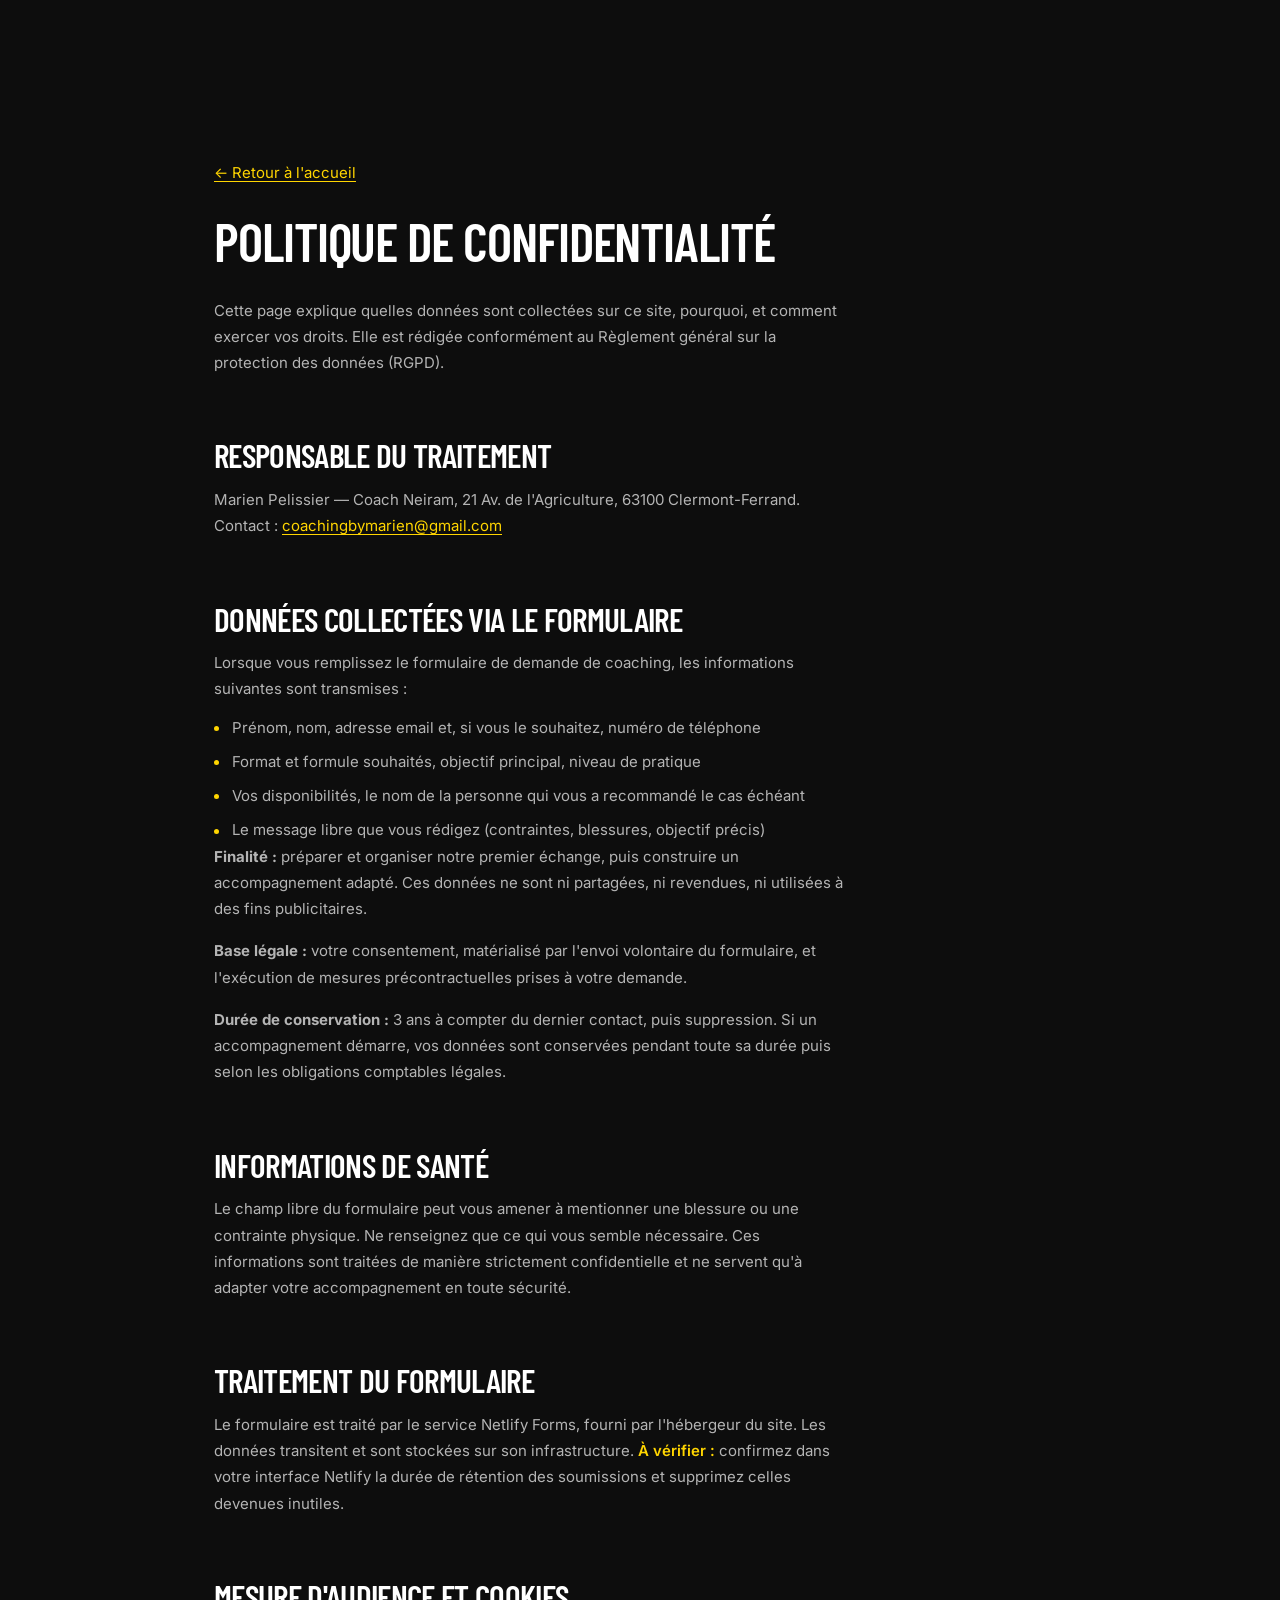
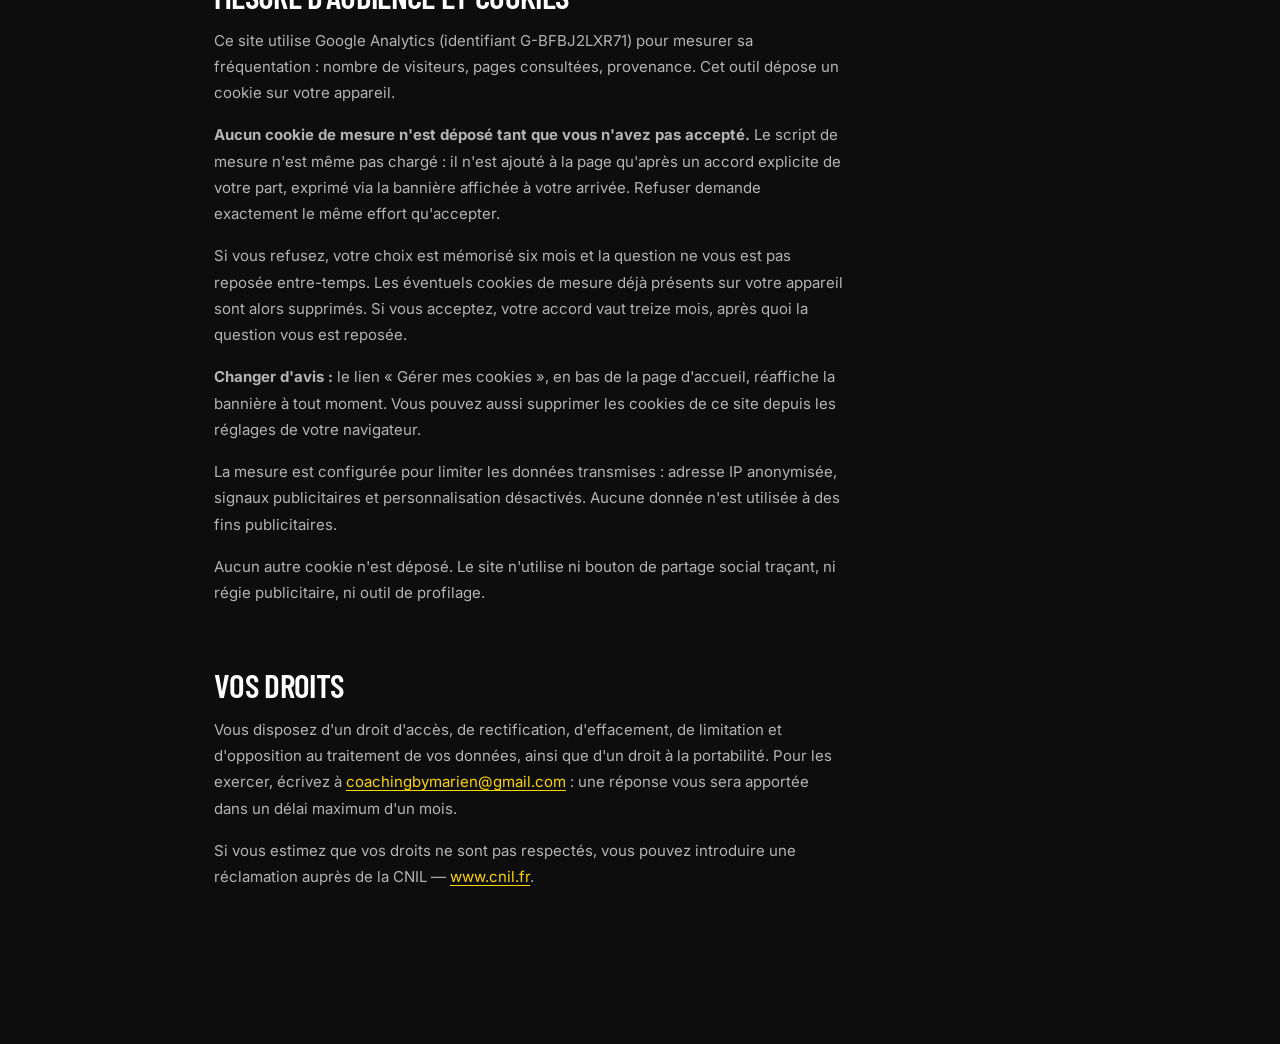
<file: confidentialite.html>
<!DOCTYPE html>
<html lang="fr">
<head>
<meta charset="utf-8">
<meta name="viewport" content="width=device-width, initial-scale=1">
<title>Politique de confidentialité — Coach Neiram</title>
<meta name="description" content="Comment Coach Neiram collecte et traite vos données personnelles.">
<meta name="robots" content="noindex, follow">
<link rel="preconnect" href="https://fonts.googleapis.com">
<link rel="preconnect" href="https://fonts.gstatic.com" crossorigin>
<link rel="stylesheet" href="https://fonts.googleapis.com/css2?family=Barlow+Condensed:wght@500;600;700&family=Inter:wght@300;400;500;600&display=swap">
<link rel="stylesheet" href="assets/css/tokens.css">
<link rel="stylesheet" href="assets/css/base.css">
<link rel="stylesheet" href="assets/css/layout.css">
<link rel="stylesheet" href="assets/css/components.css">
<link rel="icon" href="assets/img/favicon.svg" type="image/svg+xml">
<style>
  .legal { padding-block: clamp(7rem, 14vw, 10rem) var(--section-y); }
  .legal h1 { font-size: var(--fs-xl); margin-bottom: var(--sp-6); }
  .legal h2 { font-size: var(--fs-lg); margin-top: var(--sp-8); margin-bottom: var(--sp-4); }
  .legal p, .legal li { color: var(--text-muted); font-size: var(--fs-sm); line-height: 1.75; max-width: 70ch; }
  .legal p + p { margin-top: var(--sp-4); }
  .legal ul { display: grid; gap: var(--sp-2); margin-top: var(--sp-3); }
  .legal li { padding-left: 1.1rem; position: relative; }
  .legal li::before { content: ""; position: absolute; left: 0; top: .75em; width: 5px; height: 5px; background: var(--accent); border-radius: 50%; }
  .legal a { color: var(--accent); text-decoration: underline; text-underline-offset: 3px; }
  .legal__back { display: inline-flex; gap: .5rem; margin-bottom: var(--sp-6); font-size: var(--fs-sm); color: var(--text-muted); }
  .legal__back:hover { color: var(--accent); }
  .todo { color: var(--accent); font-weight: 600; }
</style>
</head>
<body>
<main class="legal">
  <div class="shell shell--narrow">
    <a class="legal__back" href="index.html">← Retour à l'accueil</a>
    <h1>Politique de confidentialité</h1>

    <p>
      Cette page explique quelles données sont collectées sur ce site, pourquoi,
      et comment exercer vos droits. Elle est rédigée conformément au Règlement
      général sur la protection des données (RGPD).
    </p>

    <h2>Responsable du traitement</h2>
    <p>
      Marien Pelissier — Coach Neiram, 21 Av. de l'Agriculture, 63100 Clermont-Ferrand.<br>
      Contact : <a href="mailto:coachingbymarien@gmail.com">coachingbymarien@gmail.com</a>
    </p>

    <h2>Données collectées via le formulaire</h2>
    <p>
      Lorsque vous remplissez le formulaire de demande de coaching, les informations
      suivantes sont transmises :
    </p>
    <ul>
      <li>Prénom, nom, adresse email et, si vous le souhaitez, numéro de téléphone</li>
      <li>Format et formule souhaités, objectif principal, niveau de pratique</li>
      <li>Vos disponibilités, le nom de la personne qui vous a recommandé le cas échéant</li>
      <li>Le message libre que vous rédigez (contraintes, blessures, objectif précis)</li>
    </ul>
    <p>
      <strong>Finalité :</strong> préparer et organiser notre premier échange, puis
      construire un accompagnement adapté. Ces données ne sont ni partagées, ni revendues,
      ni utilisées à des fins publicitaires.
    </p>
    <p>
      <strong>Base légale :</strong> votre consentement, matérialisé par l'envoi volontaire
      du formulaire, et l'exécution de mesures précontractuelles prises à votre demande.
    </p>
    <p>
      <strong>Durée de conservation :</strong> 3 ans à compter du dernier contact, puis
      suppression. Si un accompagnement démarre, vos données sont conservées pendant toute
      sa durée puis selon les obligations comptables légales.
    </p>

    <h2>Informations de santé</h2>
    <p>
      Le champ libre du formulaire peut vous amener à mentionner une blessure ou une
      contrainte physique. Ne renseignez que ce qui vous semble nécessaire. Ces
      informations sont traitées de manière strictement confidentielle et ne servent
      qu'à adapter votre accompagnement en toute sécurité.
    </p>

    <h2>Traitement du formulaire</h2>
    <p>
      Le formulaire est traité par le service Netlify Forms, fourni par l'hébergeur du site.
      Les données transitent et sont stockées sur son infrastructure.
      <span class="todo">À vérifier :</span> confirmez dans votre interface Netlify la durée
      de rétention des soumissions et supprimez celles devenues inutiles.
    </p>

    <h2>Mesure d'audience et cookies</h2>
    <p>
      Ce site utilise Google Analytics (identifiant G-BFBJ2LXR71) pour mesurer sa
      fréquentation : nombre de visiteurs, pages consultées, provenance. Cet outil
      dépose un cookie sur votre appareil.
    </p>
    <p>
      <strong>Aucun cookie de mesure n'est déposé tant que vous n'avez pas accepté.</strong>
      Le script de mesure n'est même pas chargé : il n'est ajouté à la page qu'après
      un accord explicite de votre part, exprimé via la bannière affichée à votre
      arrivée. Refuser demande exactement le même effort qu'accepter.
    </p>
    <p>
      Si vous refusez, votre choix est mémorisé six mois et la question ne vous est
      pas reposée entre-temps. Les éventuels cookies de mesure déjà présents sur
      votre appareil sont alors supprimés. Si vous acceptez, votre accord vaut
      treize mois, après quoi la question vous est reposée.
    </p>
    <p>
      <strong>Changer d'avis :</strong> le lien « Gérer mes cookies », en bas de la
      page d'accueil, réaffiche la bannière à tout moment. Vous pouvez aussi supprimer
      les cookies de ce site depuis les réglages de votre navigateur.
    </p>
    <p>
      La mesure est configurée pour limiter les données transmises : adresse IP
      anonymisée, signaux publicitaires et personnalisation désactivés. Aucune
      donnée n'est utilisée à des fins publicitaires.
    </p>
    <p>
      Aucun autre cookie n'est déposé. Le site n'utilise ni bouton de partage social
      traçant, ni régie publicitaire, ni outil de profilage.
    </p>

    <h2>Vos droits</h2>
    <p>
      Vous disposez d'un droit d'accès, de rectification, d'effacement, de limitation et
      d'opposition au traitement de vos données, ainsi que d'un droit à la portabilité.
      Pour les exercer, écrivez à
      <a href="mailto:coachingbymarien@gmail.com">coachingbymarien@gmail.com</a> :
      une réponse vous sera apportée dans un délai maximum d'un mois.
    </p>
    <p>
      Si vous estimez que vos droits ne sont pas respectés, vous pouvez introduire une
      réclamation auprès de la CNIL —
      <a href="https://www.cnil.fr" target="_blank" rel="noopener">www.cnil.fr</a>.
    </p>
  </div>
</main>
</body>
</html>
</file>
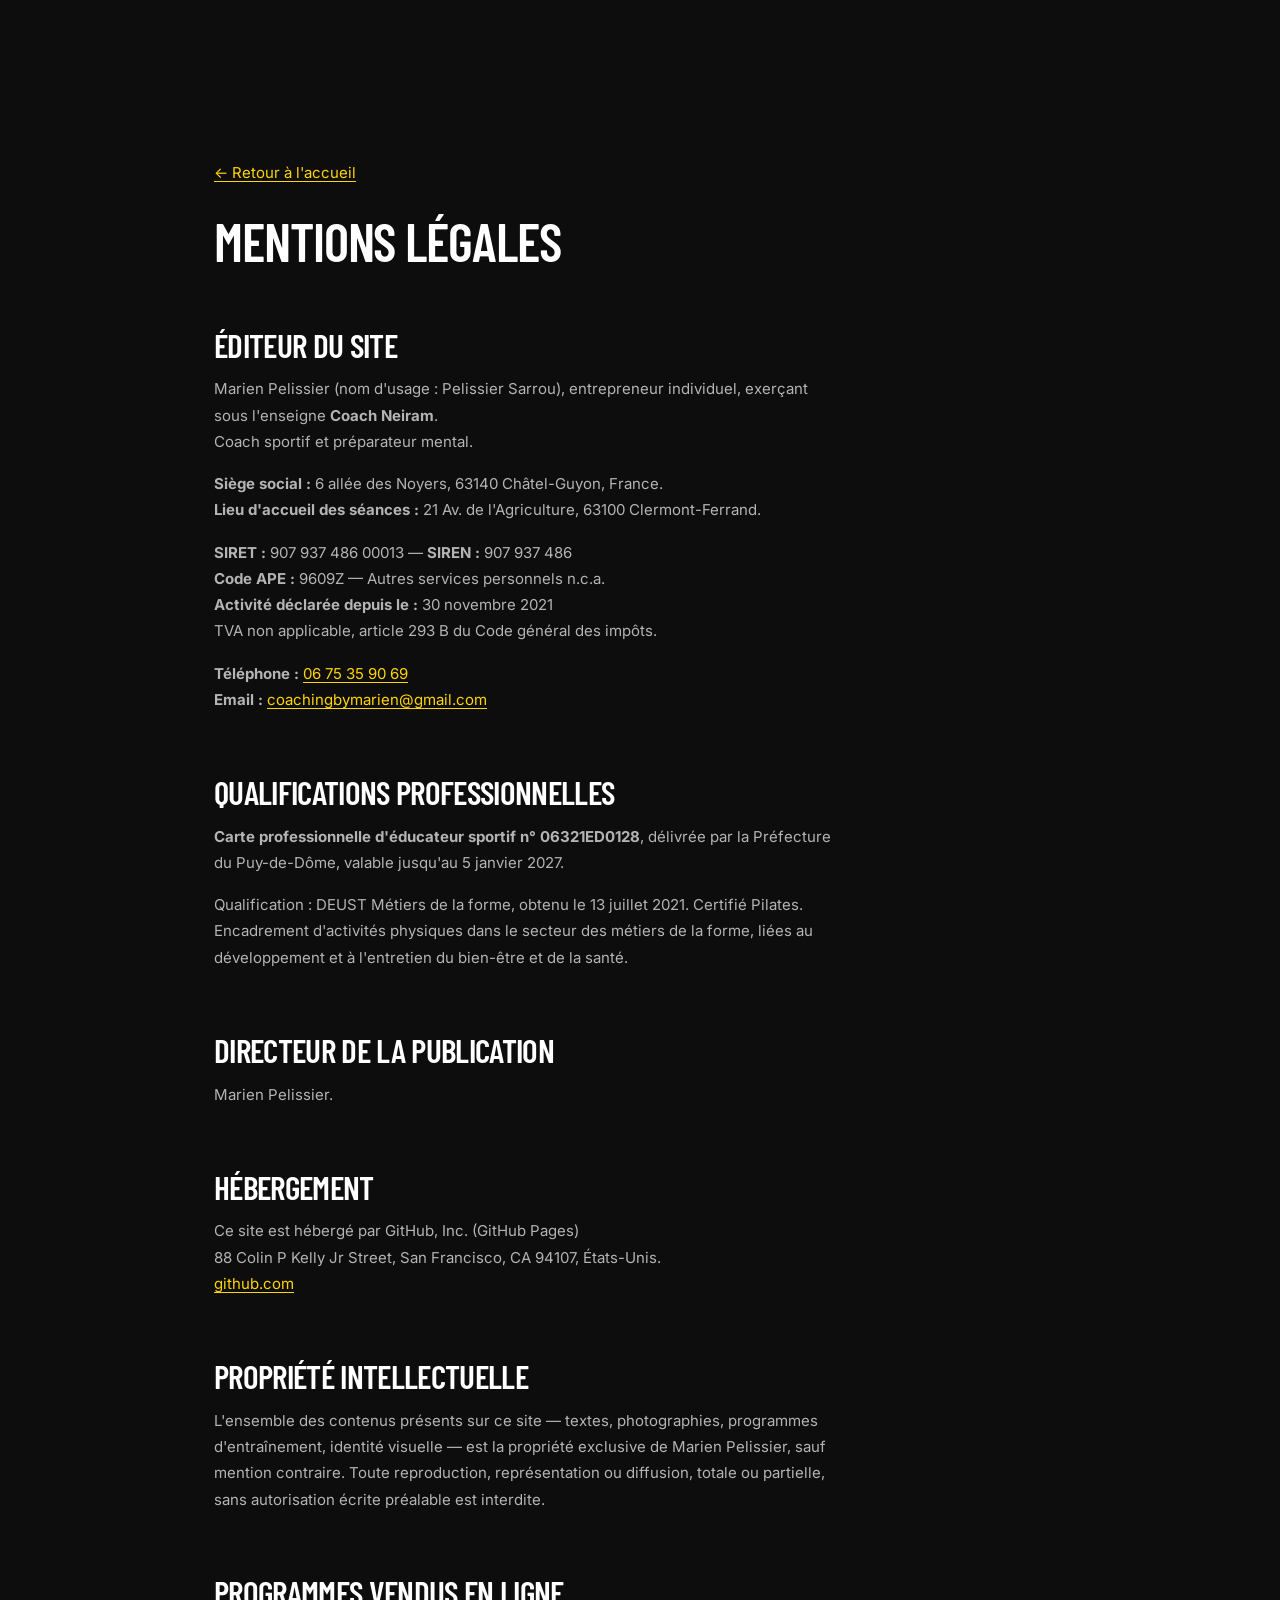
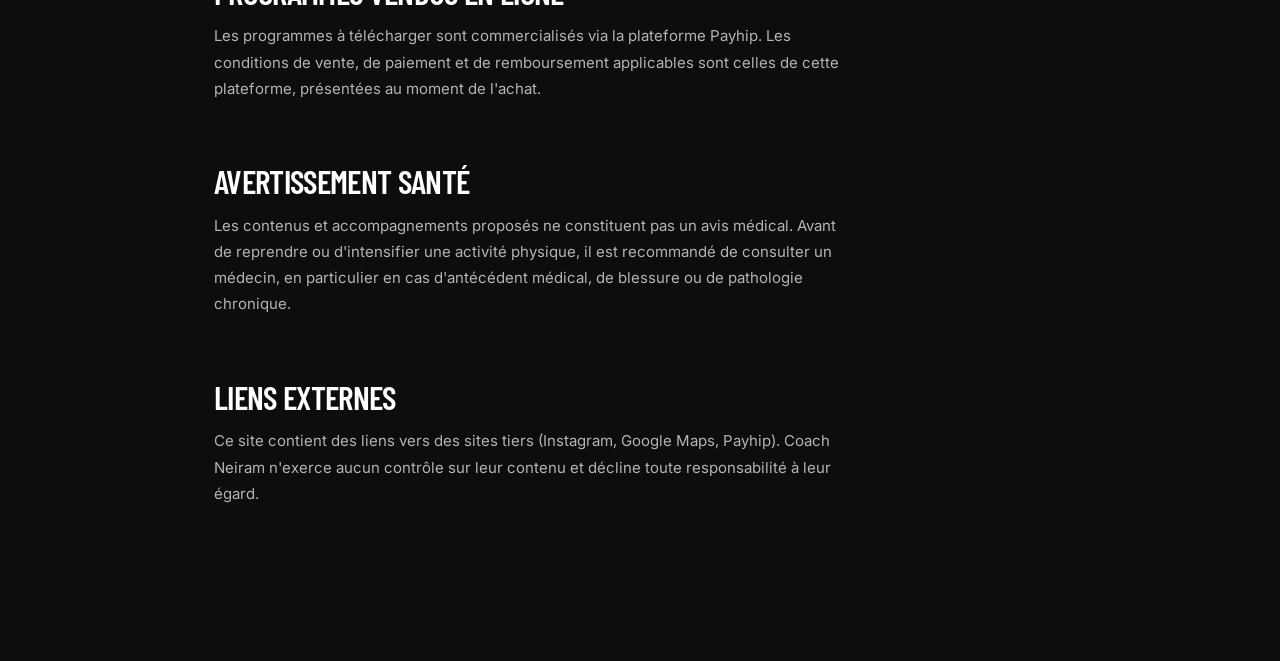
<file: mentions-legales.html>
<!DOCTYPE html>
<html lang="fr">
<head>
<meta charset="utf-8">
<meta name="viewport" content="width=device-width, initial-scale=1">
<title>Mentions légales — Coach Neiram</title>
<meta name="description" content="Mentions légales du site Coach Neiram — Marien Pelissier, coach sportif à Clermont-Ferrand.">
<meta name="robots" content="noindex, follow">
<link rel="preconnect" href="https://fonts.googleapis.com">
<link rel="preconnect" href="https://fonts.gstatic.com" crossorigin>
<link rel="stylesheet" href="https://fonts.googleapis.com/css2?family=Barlow+Condensed:wght@500;600;700&family=Inter:wght@300;400;500;600&display=swap">
<link rel="stylesheet" href="assets/css/tokens.css">
<link rel="stylesheet" href="assets/css/base.css">
<link rel="stylesheet" href="assets/css/layout.css">
<link rel="stylesheet" href="assets/css/components.css">
<link rel="icon" href="assets/img/favicon.svg" type="image/svg+xml">
<style>
  .legal { padding-block: clamp(7rem, 14vw, 10rem) var(--section-y); }
  .legal h1 { font-size: var(--fs-xl); margin-bottom: var(--sp-6); }
  .legal h2 { font-size: var(--fs-lg); margin-top: var(--sp-8); margin-bottom: var(--sp-4); }
  .legal p, .legal li { color: var(--text-muted); font-size: var(--fs-sm); line-height: 1.75; max-width: 70ch; }
  .legal p + p { margin-top: var(--sp-4); }
  .legal ul { display: grid; gap: var(--sp-2); margin-top: var(--sp-3); }
  .legal li { padding-left: 1.1rem; position: relative; }
  .legal li::before { content: ""; position: absolute; left: 0; top: .75em; width: 5px; height: 5px; background: var(--accent); border-radius: 50%; }
  .legal a { color: var(--accent); text-decoration: underline; text-underline-offset: 3px; }
  .legal__back { display: inline-flex; gap: .5rem; margin-bottom: var(--sp-6); font-size: var(--fs-sm); color: var(--text-muted); }
  .legal__back:hover { color: var(--accent); }
  .todo { color: var(--accent); font-weight: 600; }
</style>
</head>
<body>
<main class="legal">
  <div class="shell shell--narrow">
    <a class="legal__back" href="index.html">← Retour à l'accueil</a>
    <h1>Mentions légales</h1>

    <h2>Éditeur du site</h2>
    <p>
      Marien Pelissier (nom d'usage : Pelissier Sarrou), entrepreneur individuel,
      exerçant sous l'enseigne <strong>Coach Neiram</strong>.<br>
      Coach sportif et préparateur mental.
    </p>
    <p>
      <strong>Siège social :</strong> 6 allée des Noyers, 63140 Châtel-Guyon, France.<br>
      <strong>Lieu d'accueil des séances :</strong> 21 Av. de l'Agriculture, 63100 Clermont-Ferrand.
    </p>
    <p>
      <strong>SIRET :</strong> 907 937 486 00013 — <strong>SIREN :</strong> 907 937 486<br>
      <strong>Code APE :</strong> 9609Z — Autres services personnels n.c.a.<br>
      <strong>Activité déclarée depuis le :</strong> 30 novembre 2021<br>
      TVA non applicable, article 293 B du Code général des impôts.
    </p>
    <p>
      <strong>Téléphone :</strong> <a href="tel:+33675359069">06 75 35 90 69</a><br>
      <strong>Email :</strong> <a href="mailto:coachingbymarien@gmail.com">coachingbymarien@gmail.com</a>
    </p>

    <h2>Qualifications professionnelles</h2>
    <p>
      <strong>Carte professionnelle d'éducateur sportif n° 06321ED0128</strong>,
      délivrée par la Préfecture du Puy-de-Dôme, valable jusqu'au 5 janvier 2027.
    </p>
    <p>
      Qualification : DEUST Métiers de la forme, obtenu le 13 juillet 2021.
      Certifié Pilates. Encadrement d'activités physiques dans le secteur des métiers
      de la forme, liées au développement et à l'entretien du bien-être et de la santé.
    </p>

    <h2>Directeur de la publication</h2>
    <p>Marien Pelissier.</p>

    <h2>Hébergement</h2>
    <p>
      Ce site est hébergé par GitHub, Inc. (GitHub Pages)<br>
      88 Colin P Kelly Jr Street, San Francisco, CA 94107, États-Unis.<br>
      <a href="https://github.com" target="_blank" rel="noopener">github.com</a>
    </p>

    <h2>Propriété intellectuelle</h2>
    <p>
      L'ensemble des contenus présents sur ce site — textes, photographies, programmes
      d'entraînement, identité visuelle — est la propriété exclusive de Marien Pelissier,
      sauf mention contraire. Toute reproduction, représentation ou diffusion, totale ou
      partielle, sans autorisation écrite préalable est interdite.
    </p>

    <h2>Programmes vendus en ligne</h2>
    <p>
      Les programmes à télécharger sont commercialisés via la plateforme Payhip.
      Les conditions de vente, de paiement et de remboursement applicables sont celles
      de cette plateforme, présentées au moment de l'achat.
    </p>

    <h2>Avertissement santé</h2>
    <p>
      Les contenus et accompagnements proposés ne constituent pas un avis médical.
      Avant de reprendre ou d'intensifier une activité physique, il est recommandé de
      consulter un médecin, en particulier en cas d'antécédent médical, de blessure
      ou de pathologie chronique.
    </p>

    <h2>Liens externes</h2>
    <p>
      Ce site contient des liens vers des sites tiers (Instagram, Google Maps, Payhip).
      Coach Neiram n'exerce aucun contrôle sur leur contenu et décline toute
      responsabilité à leur égard.
    </p>
  </div>
</main>
</body>
</html>
</file>
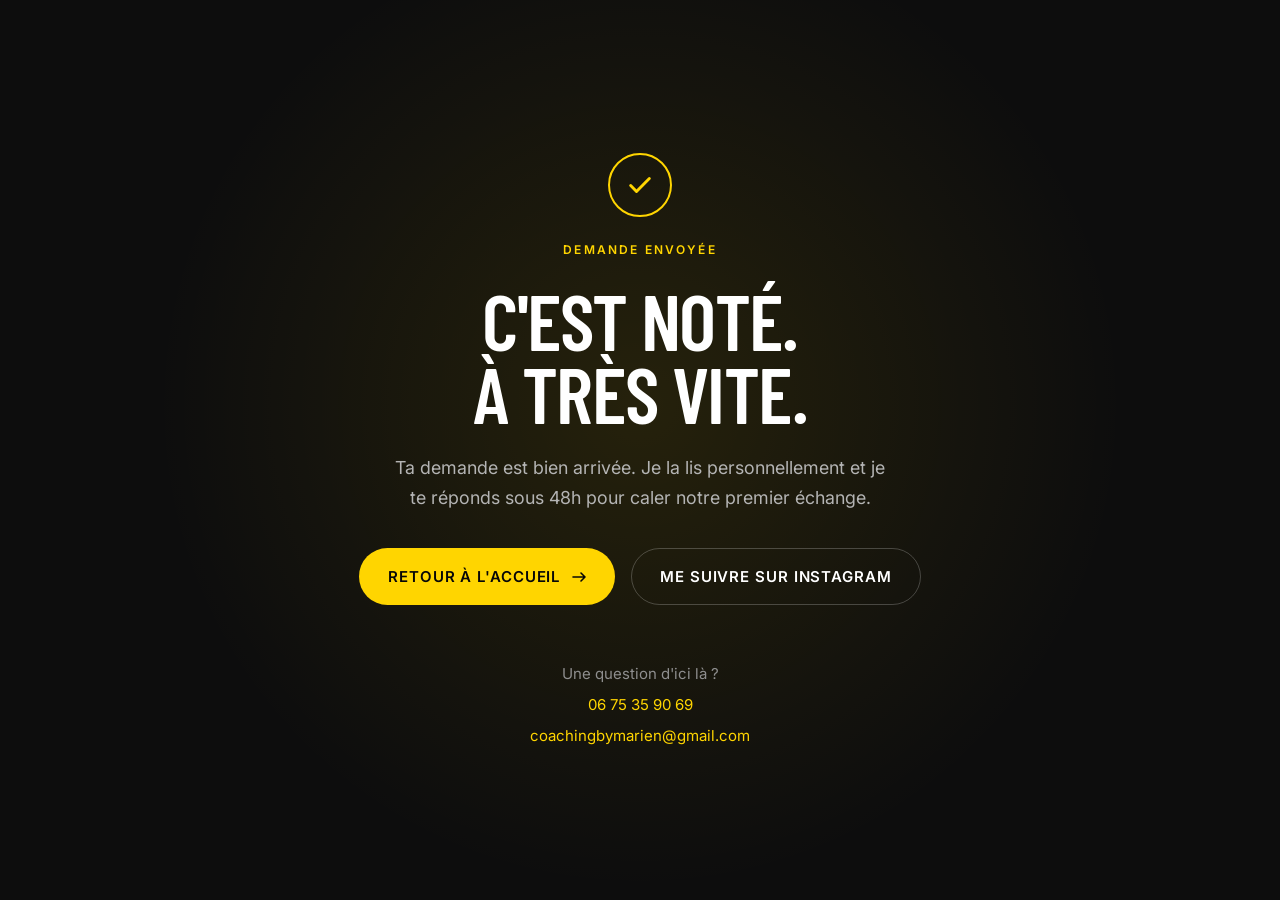
<file: merci.html>
<!DOCTYPE html>
<html lang="fr">
<head>
<meta charset="utf-8">
<meta name="viewport" content="width=device-width, initial-scale=1">
<title>Demande envoyée — Coach Neiram</title>
<meta name="description" content="Ta demande de coaching a bien été envoyée. Réponse sous 48h.">
<meta name="robots" content="noindex, follow">
<link rel="preconnect" href="https://fonts.googleapis.com">
<link rel="preconnect" href="https://fonts.gstatic.com" crossorigin>
<link rel="stylesheet" href="https://fonts.googleapis.com/css2?family=Barlow+Condensed:wght@500;600;700&family=Inter:wght@300;400;500;600&display=swap">
<link rel="stylesheet" href="assets/css/tokens.css">
<link rel="stylesheet" href="assets/css/base.css">
<link rel="stylesheet" href="assets/css/layout.css">
<link rel="stylesheet" href="assets/css/components.css">
<link rel="icon" href="assets/img/favicon.svg" type="image/svg+xml">
<style>
  .merci {
    min-height: 100svh;
    display: grid;
    place-items: center;
    text-align: center;
    padding: var(--gutter);
    position: relative;
    overflow: hidden;
  }
  .merci__inner { display: grid; gap: var(--sp-5); justify-items: center; max-width: 620px; position: relative; z-index: 2; }
  .merci__title { font-size: var(--fs-xxl); }
  .merci__lead { color: var(--text-muted); font-size: var(--fs-md); line-height: 1.65; max-width: 46ch; }
  .merci__actions { display: flex; flex-wrap: wrap; gap: var(--sp-4); justify-content: center; margin-top: var(--sp-3); }
  .merci__contact { margin-top: var(--sp-6); font-size: var(--fs-sm); color: var(--text-faint); display: grid; gap: var(--sp-2); }
  .merci__contact a { color: var(--accent); }
  /* La coche se dessine à l'arrivée : une seule animation, courte, qui
     confirme visuellement que c'est parti. */
  .merci__check { width: 64px; height: 64px; border: 2px solid var(--accent); border-radius: 50%; display: grid; place-items: center; }
  .merci__check svg { width: 28px; height: 28px; }
  .merci__check path { stroke-dasharray: 32; stroke-dashoffset: 32; animation: trace .7s var(--ease-out) .15s forwards; }
  @keyframes trace { to { stroke-dashoffset: 0; } }
  @media (prefers-reduced-motion: reduce) { .merci__check path { animation: none; stroke-dashoffset: 0; } }
  .merci__glow {
    position: absolute; inset: 0; z-index: 1; pointer-events: none;
    background: radial-gradient(circle at 50% 45%, rgba(255,213,0,.10) 0%, transparent 60%);
  }
</style>
</head>
<body>
<main class="merci">
  <div class="merci__glow" aria-hidden="true"></div>
  <div class="merci__inner">
    <span class="merci__check" aria-hidden="true">
      <svg viewBox="0 0 24 24" fill="none"><path d="M4 12.5l5 5L20 6.5" stroke="var(--accent)" stroke-width="2.5" stroke-linecap="round" stroke-linejoin="round"/></svg>
    </span>

    <p class="label label--accent">Demande envoyée</p>
    <h1 class="merci__title">C'est noté.<br>À très vite.</h1>
    <p class="merci__lead">
      Ta demande est bien arrivée. Je la lis personnellement et je te réponds
      sous 48h pour caler notre premier échange.
    </p>

    <div class="merci__actions">
      <a class="btn btn--primary" href="index.html">
        Retour à l'accueil
        <svg class="btn__arrow" width="14" height="10" viewBox="0 0 14 10" fill="none" aria-hidden="true"><path d="M9 1l4 4-4 4M13 5H1" stroke="currentColor" stroke-width="1.6" stroke-linecap="round" stroke-linejoin="round"/></svg>
      </a>
      <a class="btn btn--ghost" href="https://instagram.com/coachneiram" target="_blank" rel="noopener">Me suivre sur Instagram</a>
    </div>

    <div class="merci__contact">
      <span>Une question d'ici là ?</span>
      <a href="tel:+33675359069">06 75 35 90 69</a>
      <a href="mailto:coachingbymarien@gmail.com">coachingbymarien@gmail.com</a>
    </div>
  </div>
</main>
</body>
</html>
</file>
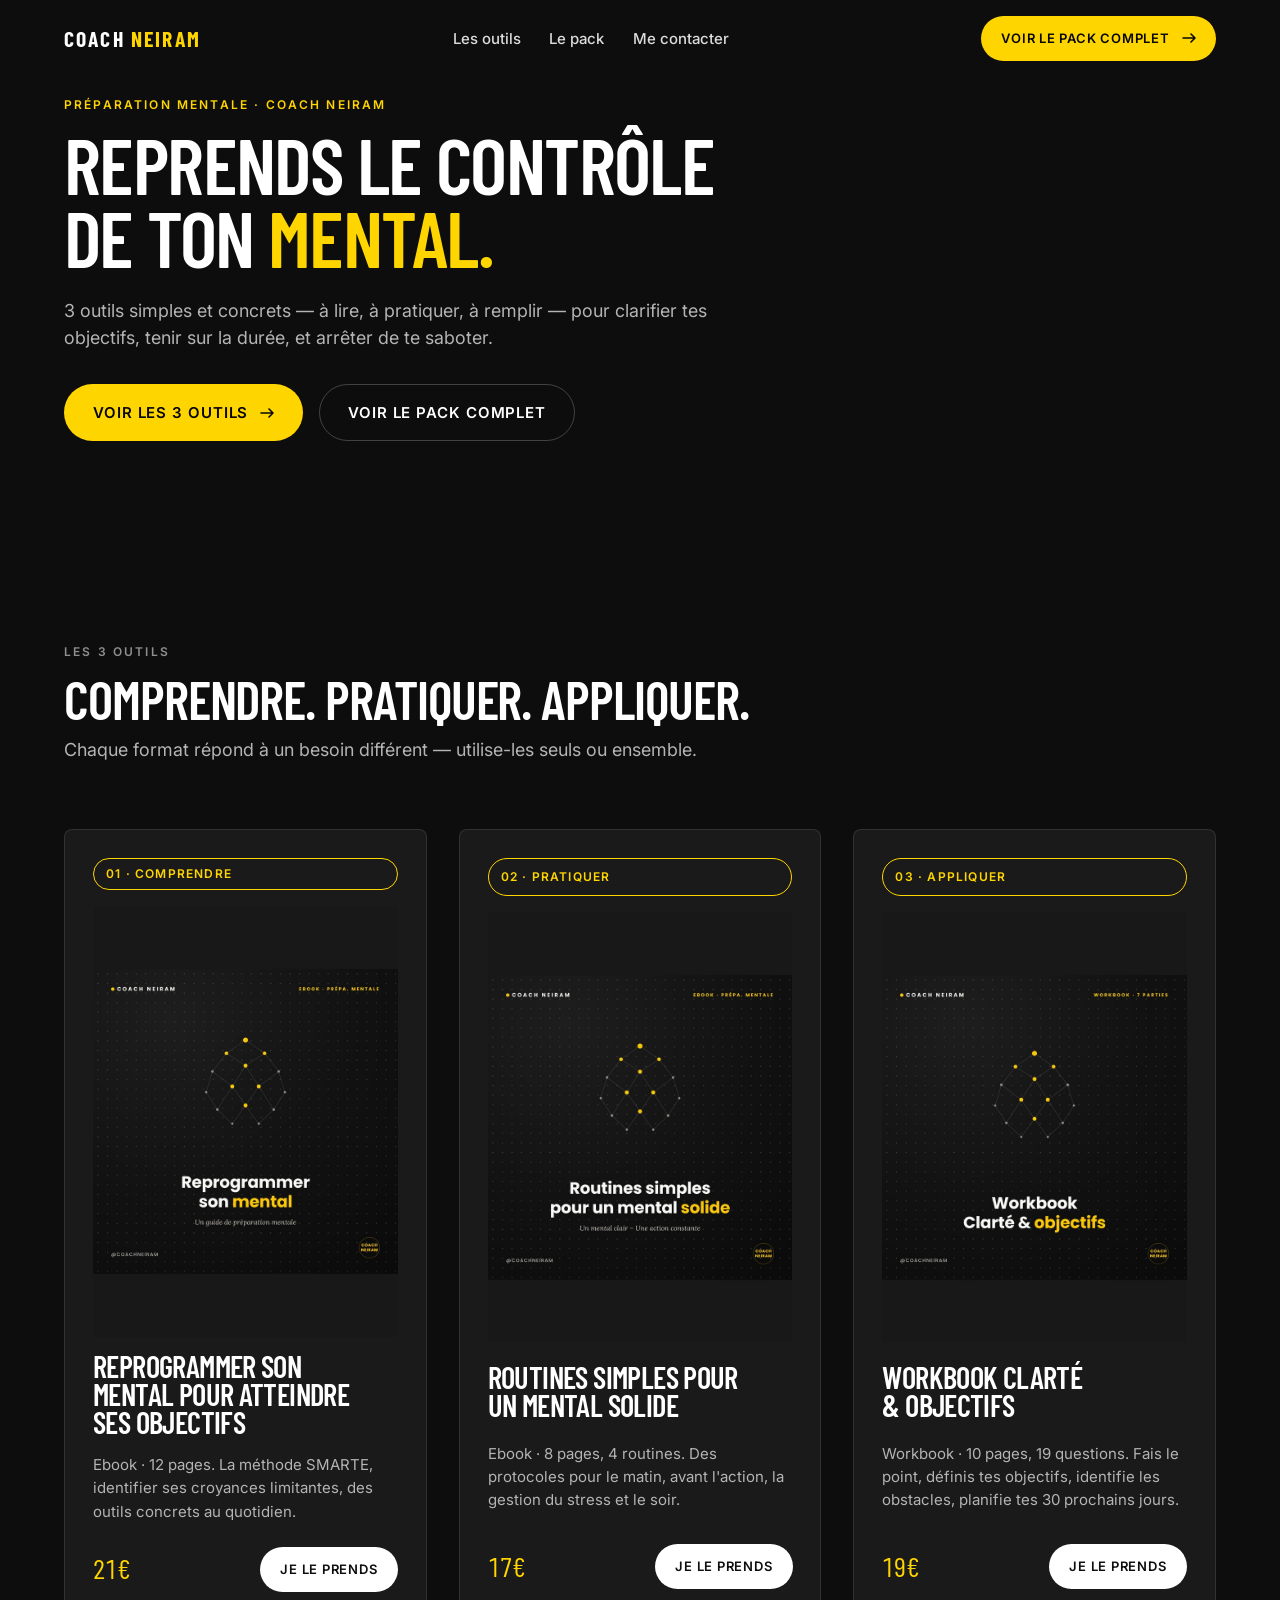
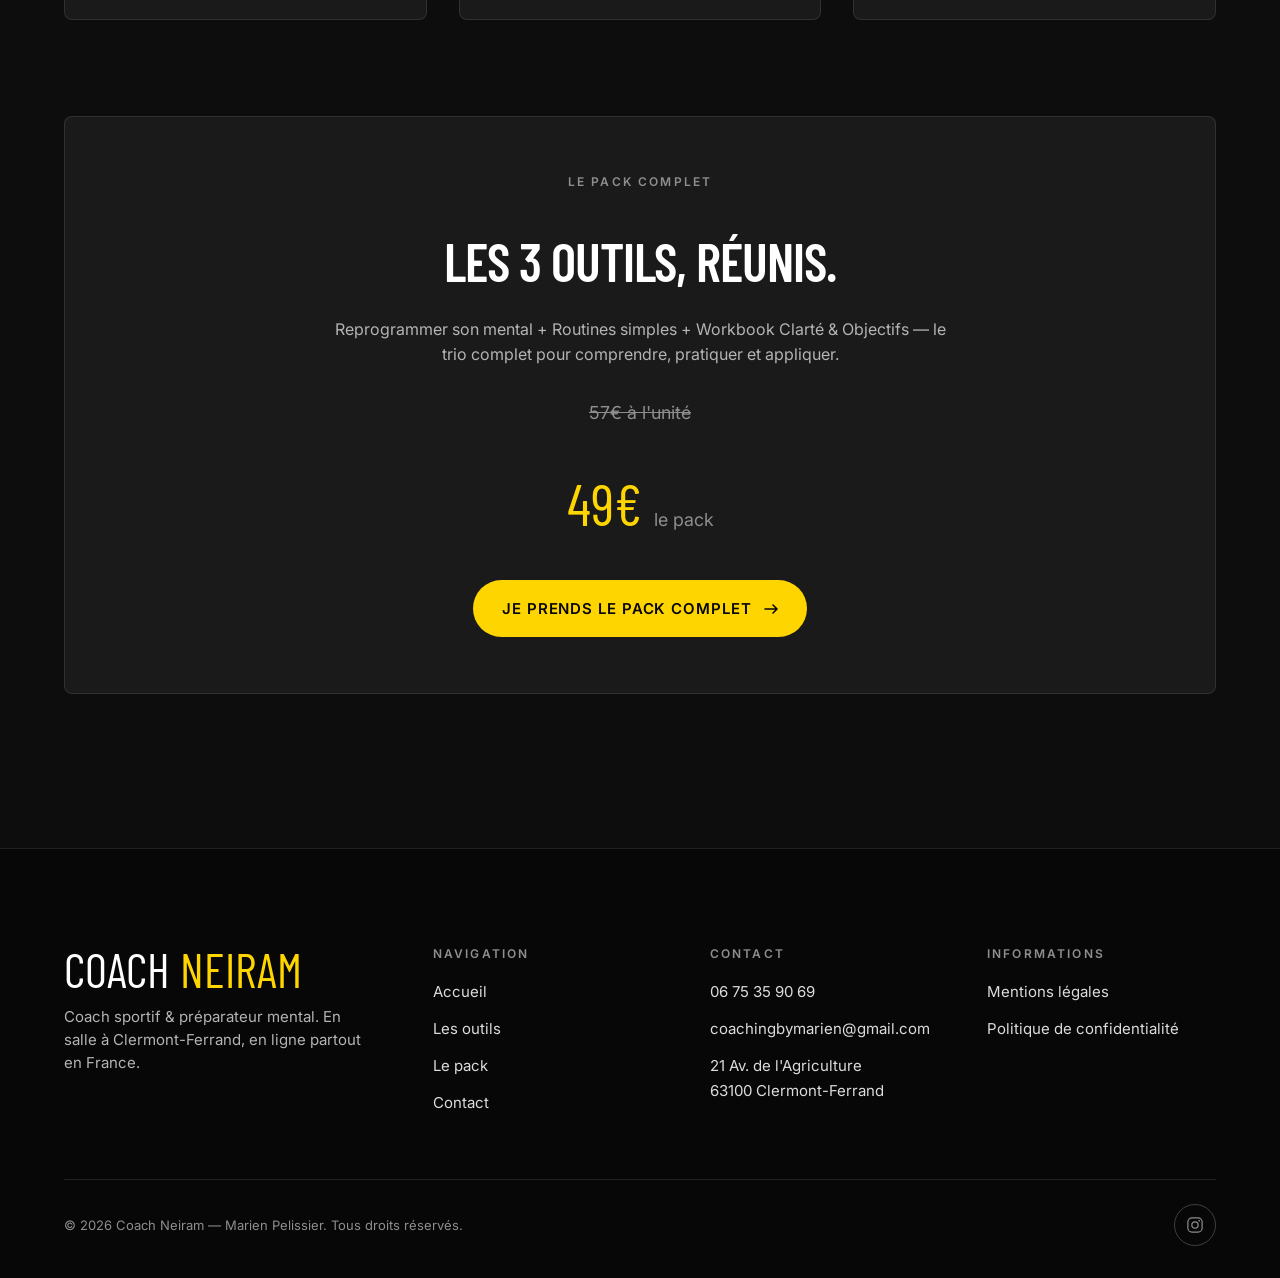
<file: pack-mental.html>
<!DOCTYPE html>
<html lang="fr">
<head>
<meta charset="utf-8">
<meta name="viewport" content="width=device-width, initial-scale=1">

<title>Pack Mental — 3 outils de préparation mentale | Coach Neiram</title>
<meta name="description" content="3 outils simples et concrets pour clarifier tes objectifs, tenir sur la durée et arrêter de te saboter : ebook, routines et workbook de préparation mentale par Coach Neiram.">
<link rel="canonical" href="https://coachneiram.github.io/pack-mental.html">
<meta name="theme-color" content="#0d0d0d">
<meta name="robots" content="index, follow, max-image-preview:large">

<meta property="og:type" content="website">
<meta property="og:locale" content="fr_FR">
<meta property="og:site_name" content="Coach Neiram">
<meta property="og:title" content="Pack Mental — 3 outils de préparation mentale | Coach Neiram">
<meta property="og:description" content="3 outils simples et concrets pour clarifier tes objectifs, tenir sur la durée et arrêter de te saboter.">
<meta property="og:url" content="https://coachneiram.github.io/pack-mental.html">
<meta name="twitter:card" content="summary_large_image">
<meta name="twitter:title" content="Pack Mental — 3 outils de préparation mentale | Coach Neiram">
<meta name="twitter:description" content="3 outils simples et concrets pour clarifier tes objectifs, tenir sur la durée et arrêter de te saboter.">

<link rel="preconnect" href="https://fonts.googleapis.com">
<link rel="preconnect" href="https://fonts.gstatic.com" crossorigin>
<link rel="stylesheet" href="https://fonts.googleapis.com/css2?family=Barlow+Condensed:wght@500;600;700&family=Inter:wght@300;400;500;600&display=swap">

<link rel="stylesheet" href="assets/css/tokens.css">
<link rel="stylesheet" href="assets/css/base.css">
<link rel="stylesheet" href="assets/css/layout.css">
<link rel="stylesheet" href="assets/css/media.css">
<link rel="stylesheet" href="assets/css/components.css">
<link rel="stylesheet" href="assets/css/sections.css">

<link rel="icon" href="assets/img/favicon.svg" type="image/svg+xml">

<style>
  /* Styles spécifiques à cette page — pas de dépendance à d'autres pages */
  .pm-hero{padding-block:clamp(3rem,8vw,6rem) clamp(2rem,5vw,3rem)}
  .pm-hero__eyebrow{color:var(--accent);font-weight:600;letter-spacing:var(--tracking-label);text-transform:uppercase;font-size:var(--fs-label)}
  .pm-hero__title{font-family:var(--font-display);font-size:var(--fs-xxl);line-height:var(--lh-tight);margin-top:var(--sp-3);letter-spacing:var(--tracking-display)}
  .pm-hero__title em{font-style:normal;color:var(--accent)}
  .pm-hero__desc{max-width:var(--maxw-text);color:var(--text-muted);font-size:var(--fs-md);margin-top:var(--sp-5);line-height:var(--lh-normal)}
  .pm-hero__actions{display:flex;flex-wrap:wrap;gap:var(--sp-4);margin-top:var(--sp-6)}
  .pm-grid{display:grid;gap:var(--sp-6);grid-template-columns:1fr}
  @media (min-width:800px){.pm-grid{grid-template-columns:repeat(3,minmax(0,1fr))}}
  .pm-cover{width:100%;aspect-ratio:620/877;border-radius:var(--radius-md);overflow:hidden;background:var(--ink-900)}
  .pm-cover img{width:100%;height:100%;object-fit:cover;display:block}
  .pm-pack{margin-top:var(--sp-9);padding:clamp(2rem,5vw,3.5rem);background:var(--bg-raised);border:1px solid var(--line);border-radius:var(--radius-lg);display:grid;gap:var(--sp-6);text-align:center;justify-items:center}
  .pm-pack__old{color:var(--text-faint);text-decoration:line-through;font-size:var(--fs-md)}
  .pm-pack__new{font-family:var(--font-display);font-size:clamp(2.4rem,5vw,3.6rem);color:var(--accent)}
  .pm-section-title{font-family:var(--font-display);font-size:var(--fs-xl);margin-top:var(--sp-3)}
</style>
</head>
<body>

<a class="skip-link" href="#contenu">Aller au contenu</a>

<header class="nav" id="nav">
  <a class="nav__brand" href="https://coachneiram.github.io/#top">Coach<span>&nbsp;Neiram</span></a>

  <nav class="nav__links" aria-label="Navigation principale">
    <a class="nav__link" href="#outils">Les outils</a>
    <a class="nav__link" href="#pack">Le pack</a>
    <a class="nav__link" href="https://coachneiram.github.io/#contact">Me contacter</a>
  </nav>

  <div class="nav__actions">
    <a class="btn btn--primary btn--sm" href="#pack">
      Voir le pack complet
      <svg class="btn__arrow" width="14" height="10" viewBox="0 0 14 10" fill="none" aria-hidden="true"><path d="M9 1l4 4-4 4M13 5H1" stroke="currentColor" stroke-width="1.6" stroke-linecap="round" stroke-linejoin="round"/></svg>
    </a>
  </div>
</header>

<main id="contenu">

  <section class="pm-hero">
    <div class="shell">
      <p class="pm-hero__eyebrow">Préparation mentale · Coach Neiram</p>
      <h1 class="pm-hero__title">Reprends le contrôle<br>de ton <em>mental.</em></h1>
      <p class="pm-hero__desc">3 outils simples et concrets — à lire, à pratiquer, à remplir — pour clarifier tes objectifs, tenir sur la durée, et arrêter de te saboter.</p>
      <div class="pm-hero__actions">
        <a class="btn btn--primary" href="#outils">
          Voir les 3 outils
          <svg class="btn__arrow" width="14" height="10" viewBox="0 0 14 10" fill="none" aria-hidden="true"><path d="M9 1l4 4-4 4M13 5H1" stroke="currentColor" stroke-width="1.6" stroke-linecap="round" stroke-linejoin="round"/></svg>
        </a>
        <a class="btn btn--ghost" href="#pack">Voir le pack complet</a>
      </div>
    </div>
  </section>

  <section class="section" id="outils">
    <div class="shell">
      <p class="label">Les 3 outils</p>
      <h2 class="pm-section-title">Comprendre. Pratiquer. Appliquer.</h2>
      <p class="lead" style="margin-top:.75rem;color:var(--text-muted)">Chaque format répond à un besoin différent — utilise-les seuls ou ensemble.</p>

      <div class="pm-grid" style="margin-top:var(--sp-8)">

        <article class="program">
          <span class="badge badge--accent">01 · Comprendre</span>
          <div class="pm-cover"><img src="assets/img/pack-mental/reprogrammer-son-mental.jpg" alt="Couverture — Reprogrammer son mental pour atteindre ses objectifs" loading="lazy" width="744" height="1052"></div>
          <h3 class="service__title">Reprogrammer son mental pour atteindre ses objectifs</h3>
          <p class="service__desc">Ebook · 12 pages. La méthode SMARTE, identifier ses croyances limitantes, des outils concrets au quotidien.</p>
          <div class="program__foot">
            <span class="program__price">21€</span>
            <a class="btn btn--solid btn--sm" href="https://payhip.com/b/ONoV7" target="_blank" rel="noopener">Je le prends</a>
          </div>
        </article>

        <article class="program">
          <span class="badge badge--accent">02 · Pratiquer</span>
          <div class="pm-cover"><img src="assets/img/pack-mental/routines-mental-solide.jpg" alt="Couverture — Routines simples pour un mental solide" loading="lazy" width="744" height="1052"></div>
          <h3 class="service__title">Routines simples pour un mental solide</h3>
          <p class="service__desc">Ebook · 8 pages, 4 routines. Des protocoles pour le matin, avant l'action, la gestion du stress et le soir.</p>
          <div class="program__foot">
            <span class="program__price">17€</span>
            <a class="btn btn--solid btn--sm" href="https://payhip.com/b/brq4L" target="_blank" rel="noopener">Je le prends</a>
          </div>
        </article>

        <article class="program">
          <span class="badge badge--accent">03 · Appliquer</span>
          <div class="pm-cover"><img src="assets/img/pack-mental/workbook-clarte-objectifs.jpg" alt="Couverture — Workbook Clarté &amp; Objectifs" loading="lazy" width="744" height="1052"></div>
          <h3 class="service__title">Workbook Clarté &amp; Objectifs</h3>
          <p class="service__desc">Workbook · 10 pages, 19 questions. Fais le point, définis tes objectifs, identifie les obstacles, planifie tes 30 prochains jours.</p>
          <div class="program__foot">
            <span class="program__price">19€</span>
            <a class="btn btn--solid btn--sm" href="https://payhip.com/b/M6Kob" target="_blank" rel="noopener">Je le prends</a>
          </div>
        </article>

      </div>

      <div class="pm-pack" id="pack">
        <p class="label">Le pack complet</p>
        <h2 class="pm-section-title">Les 3 outils, réunis.</h2>
        <p style="color:var(--text-muted);max-width:var(--maxw-text)">Reprogrammer son mental + Routines simples + Workbook Clarté &amp; Objectifs — le trio complet pour comprendre, pratiquer et appliquer.</p>
        <p class="pm-pack__old">57€ à l'unité</p>
        <p class="pm-pack__new">49€ <small style="font-family:var(--font-body);font-size:var(--fs-md);color:var(--text-faint)">le pack</small></p>
        <a class="btn btn--primary" href="https://payhip.com/b/kMxPr" target="_blank" rel="noopener">
          Je prends le pack complet
          <svg class="btn__arrow" width="14" height="10" viewBox="0 0 14 10" fill="none" aria-hidden="true"><path d="M9 1l4 4-4 4M13 5H1" stroke="currentColor" stroke-width="1.6" stroke-linecap="round" stroke-linejoin="round"/></svg>
        </a>
      </div>

    </div>
  </section>

</main>

<footer class="footer">
  <div class="shell">
    <div class="footer__grid">
      <div>
        <p class="footer__brand">Coach<span> Neiram</span></p>
        <p class="footer__tagline">Coach sportif &amp; préparateur mental. En salle à Clermont-Ferrand, en ligne partout en France.</p>
      </div>

      <nav aria-labelledby="footer-nav-titre">
        <p class="footer__col-title" id="footer-nav-titre">Navigation</p>
        <ul class="footer__list">
          <li><a href="https://coachneiram.github.io/#top">Accueil</a></li>
          <li><a href="#outils">Les outils</a></li>
          <li><a href="#pack">Le pack</a></li>
          <li><a href="https://coachneiram.github.io/#contact">Contact</a></li>
        </ul>
      </nav>

      <div>
        <p class="footer__col-title">Contact</p>
        <ul class="footer__list">
          <li><a href="tel:+33675359069">06 75 35 90 69</a></li>
          <li><a href="mailto:coachingbymarien@gmail.com">coachingbymarien@gmail.com</a></li>
          <li><a href="https://www.google.com/maps/place/Marien+PELISSIER/@45.7803271,3.1253612,17z" target="_blank" rel="noopener">21 Av. de l'Agriculture<br>63100 Clermont-Ferrand</a></li>
        </ul>
      </div>

      <div>
        <p class="footer__col-title">Informations</p>
        <ul class="footer__list">
          <li><a href="https://coachneiram.github.io/mentions-legales.html">Mentions légales</a></li>
          <li><a href="https://coachneiram.github.io/confidentialite.html">Politique de confidentialité</a></li>
        </ul>
      </div>
    </div>

    <div class="footer__bottom">
      <p>© <span data-year>2026</span> Coach Neiram — Marien Pelissier. Tous droits réservés.</p>
      <div class="footer__socials">
        <a class="footer__social" href="https://instagram.com/coachneiram" target="_blank" rel="noopener" aria-label="Instagram de Coach Neiram">
          <svg width="18" height="18" viewBox="0 0 24 24" fill="none" aria-hidden="true"><rect x="2.5" y="2.5" width="19" height="19" rx="5.5" stroke="currentColor" stroke-width="1.6"/><circle cx="12" cy="12" r="4.2" stroke="currentColor" stroke-width="1.6"/><circle cx="17.6" cy="6.4" r="1.2" fill="currentColor"/></svg>
        </a>
      </div>
    </div>
  </div>
</footer>

<script>
  var y = document.querySelector('[data-year]');
  if (y) { y.textContent = new Date().getFullYear(); }
</script>

</body>
</html>
</file>
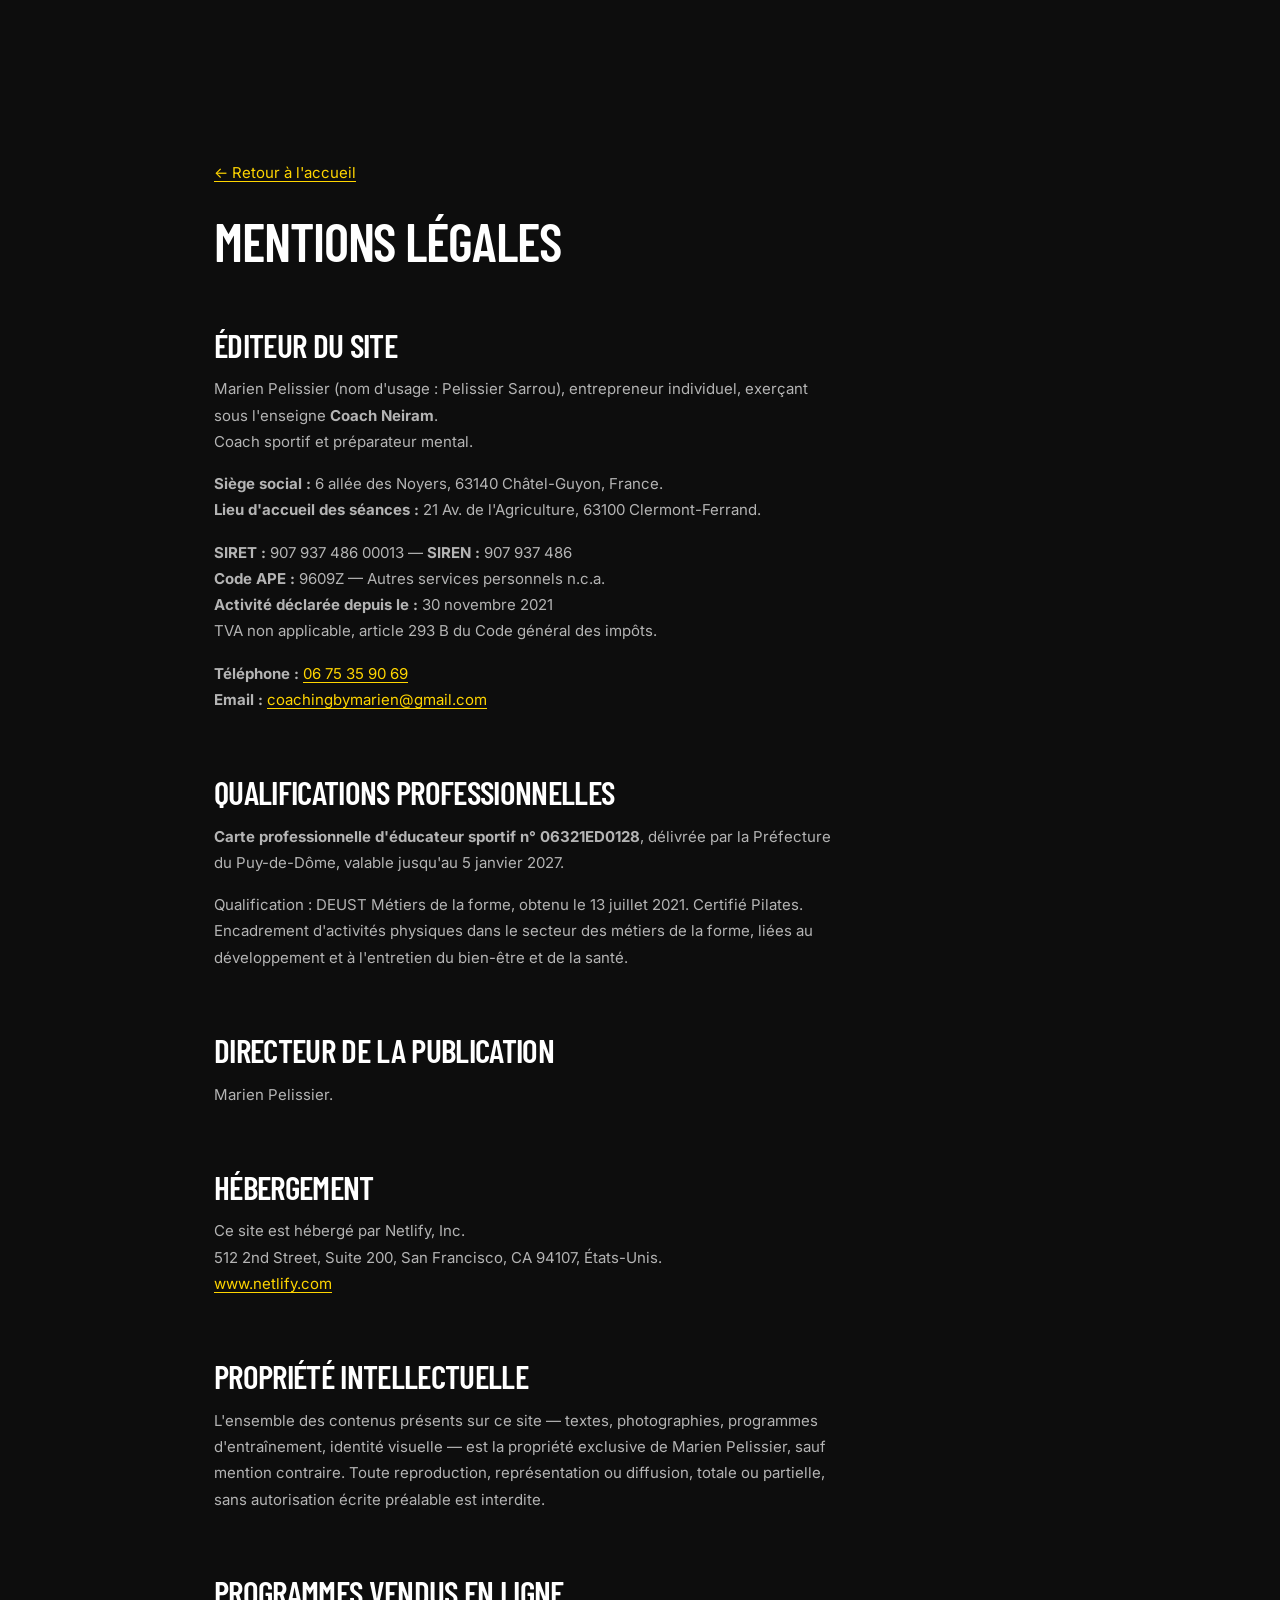
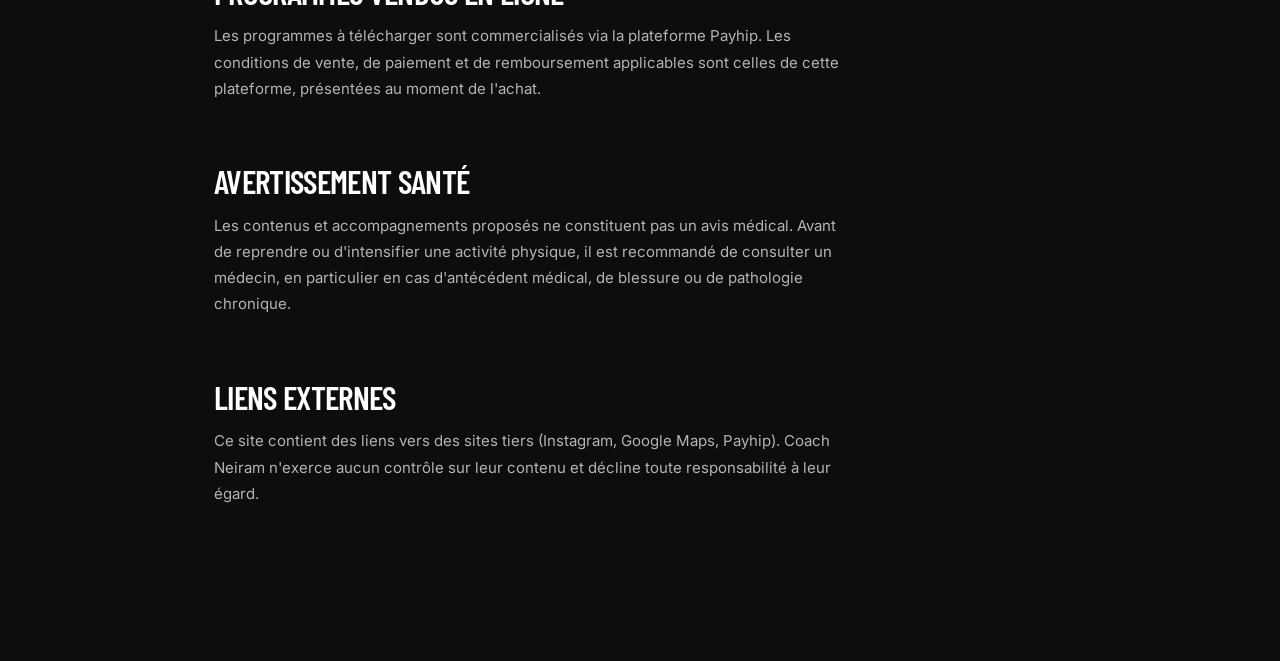
<file: coach-neiram/mentions-legales.html>
<!DOCTYPE html>
<html lang="fr">
<head>
<meta charset="utf-8">
<meta name="viewport" content="width=device-width, initial-scale=1">
<title>Mentions légales — Coach Neiram</title>
<meta name="description" content="Mentions légales du site Coach Neiram — Marien Pelissier, coach sportif à Clermont-Ferrand.">
<meta name="robots" content="noindex, follow">
<link rel="preconnect" href="https://fonts.googleapis.com">
<link rel="preconnect" href="https://fonts.gstatic.com" crossorigin>
<link rel="stylesheet" href="https://fonts.googleapis.com/css2?family=Barlow+Condensed:wght@500;600;700&family=Inter:wght@300;400;500;600&display=swap">
<link rel="stylesheet" href="assets/css/tokens.css">
<link rel="stylesheet" href="assets/css/base.css">
<link rel="stylesheet" href="assets/css/layout.css">
<link rel="stylesheet" href="assets/css/components.css">
<link rel="icon" href="assets/img/favicon.svg" type="image/svg+xml">
<style>
  .legal { padding-block: clamp(7rem, 14vw, 10rem) var(--section-y); }
  .legal h1 { font-size: var(--fs-xl); margin-bottom: var(--sp-6); }
  .legal h2 { font-size: var(--fs-lg); margin-top: var(--sp-8); margin-bottom: var(--sp-4); }
  .legal p, .legal li { color: var(--text-muted); font-size: var(--fs-sm); line-height: 1.75; max-width: 70ch; }
  .legal p + p { margin-top: var(--sp-4); }
  .legal ul { display: grid; gap: var(--sp-2); margin-top: var(--sp-3); }
  .legal li { padding-left: 1.1rem; position: relative; }
  .legal li::before { content: ""; position: absolute; left: 0; top: .75em; width: 5px; height: 5px; background: var(--accent); border-radius: 50%; }
  .legal a { color: var(--accent); text-decoration: underline; text-underline-offset: 3px; }
  .legal__back { display: inline-flex; gap: .5rem; margin-bottom: var(--sp-6); font-size: var(--fs-sm); color: var(--text-muted); }
  .legal__back:hover { color: var(--accent); }
  .todo { color: var(--accent); font-weight: 600; }
</style>
</head>
<body>
<main class="legal">
  <div class="shell shell--narrow">
    <a class="legal__back" href="index.html">← Retour à l'accueil</a>
    <h1>Mentions légales</h1>

    <h2>Éditeur du site</h2>
    <p>
      Marien Pelissier (nom d'usage : Pelissier Sarrou), entrepreneur individuel,
      exerçant sous l'enseigne <strong>Coach Neiram</strong>.<br>
      Coach sportif et préparateur mental.
    </p>
    <p>
      <strong>Siège social :</strong> 6 allée des Noyers, 63140 Châtel-Guyon, France.<br>
      <strong>Lieu d'accueil des séances :</strong> 21 Av. de l'Agriculture, 63100 Clermont-Ferrand.
    </p>
    <p>
      <strong>SIRET :</strong> 907 937 486 00013 — <strong>SIREN :</strong> 907 937 486<br>
      <strong>Code APE :</strong> 9609Z — Autres services personnels n.c.a.<br>
      <strong>Activité déclarée depuis le :</strong> 30 novembre 2021<br>
      TVA non applicable, article 293 B du Code général des impôts.
    </p>
    <p>
      <strong>Téléphone :</strong> <a href="tel:+33675359069">06 75 35 90 69</a><br>
      <strong>Email :</strong> <a href="mailto:coachingbymarien@gmail.com">coachingbymarien@gmail.com</a>
    </p>

    <h2>Qualifications professionnelles</h2>
    <p>
      <strong>Carte professionnelle d'éducateur sportif n° 06321ED0128</strong>,
      délivrée par la Préfecture du Puy-de-Dôme, valable jusqu'au 5 janvier 2027.
    </p>
    <p>
      Qualification : DEUST Métiers de la forme, obtenu le 13 juillet 2021.
      Certifié Pilates. Encadrement d'activités physiques dans le secteur des métiers
      de la forme, liées au développement et à l'entretien du bien-être et de la santé.
    </p>

    <h2>Directeur de la publication</h2>
    <p>Marien Pelissier.</p>

    <h2>Hébergement</h2>
    <p>
      Ce site est hébergé par Netlify, Inc.<br>
      512 2nd Street, Suite 200, San Francisco, CA 94107, États-Unis.<br>
      <a href="https://www.netlify.com" target="_blank" rel="noopener">www.netlify.com</a>
    </p>

    <h2>Propriété intellectuelle</h2>
    <p>
      L'ensemble des contenus présents sur ce site — textes, photographies, programmes
      d'entraînement, identité visuelle — est la propriété exclusive de Marien Pelissier,
      sauf mention contraire. Toute reproduction, représentation ou diffusion, totale ou
      partielle, sans autorisation écrite préalable est interdite.
    </p>

    <h2>Programmes vendus en ligne</h2>
    <p>
      Les programmes à télécharger sont commercialisés via la plateforme Payhip.
      Les conditions de vente, de paiement et de remboursement applicables sont celles
      de cette plateforme, présentées au moment de l'achat.
    </p>

    <h2>Avertissement santé</h2>
    <p>
      Les contenus et accompagnements proposés ne constituent pas un avis médical.
      Avant de reprendre ou d'intensifier une activité physique, il est recommandé de
      consulter un médecin, en particulier en cas d'antécédent médical, de blessure
      ou de pathologie chronique.
    </p>

    <h2>Liens externes</h2>
    <p>
      Ce site contient des liens vers des sites tiers (Instagram, Google Maps, Payhip).
      Coach Neiram n'exerce aucun contrôle sur leur contenu et décline toute
      responsabilité à leur égard.
    </p>
  </div>
</main>
</body>
</html>
</file>
<file: assets/css/tokens.css>
/* =========================================================
   COACH NEIRAM — Design tokens
   Trois couches : primitives -> sémantique -> composants.
   Le jaune #FFD500 est repris du site existant (continuité de marque).
   ========================================================= */

:root {
  /* ---------- 1. PRIMITIVES ---------- */

  /* Noirs : surfaces principales. Jamais de #000 pur, trop dur en grand aplat. */
  --ink-900: #070707;
  --ink-800: #0d0d0d;   /* noir de référence du site actuel */
  --ink-700: #131313;
  --ink-600: #1a1a1a;
  --ink-500: #232323;

  /* Blancs et gris */
  --paper-000: #ffffff;
  --paper-100: #f4f4f2;
  --grey-300: #dcdcdc;
  --grey-400: #b4b4b4;
  --grey-500: #8e8e8e;
  --grey-600: #6a6a6a;

  /* Accent — usage strictement réservé aux CTA, hovers et micro-détails */
  --yellow-500: #ffd500;
  --yellow-600: #e8c200;
  --yellow-300: #ffe560;

  /* ---------- 2. SÉMANTIQUE ---------- */

  --bg: var(--ink-800);
  --bg-raised: var(--ink-600);
  --bg-sunken: var(--ink-900);
  --bg-invert: var(--paper-100);

  --text: var(--paper-000);
  --text-muted: var(--grey-400);
  --text-faint: var(--grey-500);
  --text-invert: var(--ink-800);

  --accent: var(--yellow-500);
  --accent-hover: var(--yellow-300);
  --on-accent: var(--ink-900);

  --line: rgba(255, 255, 255, 0.10);
  --line-strong: rgba(255, 255, 255, 0.22);
  --line-invert: rgba(13, 13, 13, 0.12);

  --focus: var(--yellow-500);

  /* ---------- 3. TYPOGRAPHIE ---------- */

  --font-display: "Barlow Condensed", "Helvetica Neue", Arial, sans-serif;
  --font-body: "Inter", "Helvetica Neue", Arial, sans-serif;

  /* Échelle fluide : min lisible sur 360px, max maîtrisé sur grand écran */
  --fs-mega: clamp(2.9rem, 8.5vw, 7.2rem);
  --fs-xxl: clamp(2.2rem, 6.2vw, 5rem);
  --fs-xl: clamp(1.9rem, 4.2vw, 3.4rem);
  --fs-lg: clamp(1.5rem, 2.6vw, 2.2rem);
  --fs-md: clamp(1.05rem, 1.4vw, 1.25rem);
  --fs-base: 1rem;
  --fs-sm: 0.9375rem;
  --fs-xs: 0.8125rem;
  --fs-label: 0.75rem;

  --lh-tight: 0.92;
  --lh-snug: 1.1;
  --lh-normal: 1.55;
  --lh-loose: 1.7;

  --tracking-label: 0.18em;
  --tracking-display: -0.02em;

  /* ---------- 4. ESPACEMENT ---------- */

  --sp-1: 0.25rem;
  --sp-2: 0.5rem;
  --sp-3: 0.75rem;
  --sp-4: 1rem;
  --sp-5: 1.5rem;
  --sp-6: 2rem;
  --sp-7: 3rem;
  --sp-8: 4rem;
  --sp-9: 6rem;
  --sp-10: 8rem;

  /* Respiration verticale entre sections — le luxe, c'est le vide */
  --section-y: clamp(5rem, 12vw, 11rem);
  --gutter: clamp(1.25rem, 5vw, 4.5rem);
  --maxw: 1440px;
  --maxw-text: 62ch;

  /* ---------- 5. FORME ET MATIÈRE ---------- */

  --radius-sm: 2px;
  --radius-md: 4px;
  --radius-lg: 8px;
  --radius-pill: 999px;

  --shadow-soft: 0 20px 60px -20px rgba(0, 0, 0, 0.7);
  --shadow-lift: 0 30px 80px -30px rgba(0, 0, 0, 0.85);

  /* ---------- 6. MOUVEMENT ---------- */

  --dur-fast: 180ms;
  --dur-base: 320ms;
  --dur-slow: 620ms;
  --dur-cine: 1200ms;

  /* Courbes lentes et tenues : le mouvement premium ne rebondit pas */
  --ease-out: cubic-bezier(0.22, 1, 0.36, 1);
  --ease-inout: cubic-bezier(0.65, 0, 0.35, 1);
  --ease-cine: cubic-bezier(0.16, 1, 0.3, 1);

  /* ---------- 7. COUCHES ---------- */

  --z-base: 1;
  --z-sticky: 50;
  --z-nav: 100;
  --z-mobile-cta: 90;
  --z-overlay: 200;
}

/* Sections claires : on inverse la sémantique sans réécrire les composants. */
.theme-light {
  --bg: var(--paper-100);
  --bg-raised: var(--paper-000);
  --bg-sunken: #e9e9e6;
  --text: var(--ink-800);
  --text-muted: var(--grey-600);
  --text-faint: var(--grey-500);
  --line: rgba(13, 13, 13, 0.12);
  --line-strong: rgba(13, 13, 13, 0.28);
}
</file>
<file: assets/css/base.css>
/* =========================================================
   COACH NEIRAM — Reset, typographie de base, accessibilité
   ========================================================= */

*,
*::before,
*::after { box-sizing: border-box; }

* { margin: 0; }

html {
  -webkit-text-size-adjust: 100%;
  scroll-behavior: smooth;
}

/* Lenis pilote le scroll : on neutralise le smooth natif quand il est actif
   pour éviter les deux systèmes qui se battent. */
html.lenis-active { scroll-behavior: auto; }

body {
  background: var(--bg);
  color: var(--text);
  font-family: var(--font-body);
  font-size: var(--fs-base);
  line-height: var(--lh-normal);
  font-weight: 400;
  -webkit-font-smoothing: antialiased;
  -moz-osx-font-smoothing: grayscale;
  /* Garde-fou : aucune section ne doit provoquer de scroll latéral. */
  overflow-x: hidden;
  transition: background-color var(--dur-slow) var(--ease-out);
}

img,
picture,
video,
canvas,
svg {
  display: block;
  max-width: 100%;
  height: auto;
}

input,
button,
textarea,
select {
  font: inherit;
  color: inherit;
}

button { background: none; border: none; cursor: pointer; }

/* Les paragraphes peuvent césurer un mot trop long ; les titres d'affichage
   ne le doivent jamais — on ajuste plutôt leur taille. */
p { overflow-wrap: break-word; }
h1, h2, h3, h4, h5, h6 { overflow-wrap: normal; }

ul, ol { list-style: none; padding: 0; }

a { color: inherit; text-decoration: none; }

/* ---------- Titres ---------- */

h1, h2, h3, h4 {
  font-family: var(--font-display);
  font-weight: 600;
  line-height: var(--lh-tight);
  letter-spacing: var(--tracking-display);
  text-transform: uppercase;
  text-wrap: balance;
}

h1 { font-size: var(--fs-mega); }
h2 { font-size: var(--fs-xxl); }
h3 { font-size: var(--fs-xl); }
h4 { font-size: var(--fs-lg); }

/* ---------- Utilitaires typographiques ---------- */

.label {
  font-family: var(--font-body);
  font-size: var(--fs-label);
  font-weight: 600;
  letter-spacing: var(--tracking-label);
  text-transform: uppercase;
  color: var(--text-faint);
}

.label--accent { color: var(--accent); }

/* Sur petit écran, l'interlettrage large fait casser les libellés
   sur une deuxième ligne pour un ou deux mots. On le resserre. */
@media (max-width: 560px) {
  .label { letter-spacing: 0.1em; font-size: 0.7rem; }
}

.lead {
  font-size: var(--fs-md);
  line-height: var(--lh-loose);
  color: var(--text-muted);
  max-width: var(--maxw-text);
}

.text-accent { color: var(--accent); }

/* Le trait jaune : signature graphique discrète, réutilisée partout. */
.rule {
  width: 40px;
  height: 2px;
  background: var(--accent);
  border: 0;
  margin: 0;
}

/* ---------- Accessibilité ---------- */

/* Le focus reste toujours visible : c'est non négociable, y compris en dark. */
:focus-visible {
  outline: 2px solid var(--focus);
  outline-offset: 3px;
  border-radius: var(--radius-sm);
}

.skip-link {
  position: absolute;
  top: -100px;
  left: var(--sp-4);
  z-index: var(--z-overlay);
  background: var(--accent);
  color: var(--on-accent);
  padding: var(--sp-3) var(--sp-5);
  font-weight: 700;
  border-radius: var(--radius-md);
  transition: top var(--dur-fast) var(--ease-out);
}

.skip-link:focus { top: var(--sp-4); }

.visually-hidden {
  position: absolute;
  width: 1px;
  height: 1px;
  padding: 0;
  margin: -1px;
  overflow: hidden;
  clip: rect(0 0 0 0);
  white-space: nowrap;
  border: 0;
}

/* ---------- Mouvement réduit ----------
   Le site doit rester parfaitement utilisable sans animation.
   On neutralise le mouvement, jamais le contenu : tout est rendu
   dans son état final, visible et lisible. */

@media (prefers-reduced-motion: reduce) {
  html { scroll-behavior: auto; }

  *,
  *::before,
  *::after {
    animation-duration: 0.01ms !important;
    animation-iteration-count: 1 !important;
    transition-duration: 0.01ms !important;
    scroll-behavior: auto !important;
  }

  [data-reveal],
  [data-reveal-lines] .line-mask > span,
  [data-reveal-media] {
    opacity: 1 !important;
    transform: none !important;
    clip-path: none !important;
  }
}

/* Même logique quand le JS décide que l'appareil est trop faible
   ou que l'utilisateur a désactivé le mouvement. */
.no-motion [data-reveal],
.no-motion [data-reveal-lines] .line-mask > span,
.no-motion [data-reveal-media] {
  opacity: 1 !important;
  transform: none !important;
  clip-path: none !important;
}

::selection {
  background: var(--accent);
  color: var(--on-accent);
}
</file>
<file: assets/css/layout.css>
/* =========================================================
   COACH NEIRAM — Grille, sections, navigation, pied de page
   ========================================================= */

.shell {
  width: 100%;
  max-width: var(--maxw);
  margin-inline: auto;
  padding-inline: var(--gutter);
}

.shell--narrow { max-width: 980px; }

.section {
  position: relative;
  padding-block: var(--section-y);
  background: var(--bg);
  color: var(--text);
}

.section--flush { padding-block: 0; }
.section--sunken { background: var(--bg-sunken); }

/* Filet de séparation discret entre deux sections de même fond. */
.section--ruled { border-top: 1px solid var(--line); }

/* ---------- En-tête de section ---------- */

.section-head {
  display: grid;
  gap: var(--sp-5);
  margin-bottom: clamp(2.5rem, 6vw, 5rem);
}

.section-head__eyebrow {
  display: flex;
  align-items: center;
  gap: var(--sp-3);
}

.section-head__lead { max-width: 52ch; }

@media (min-width: 900px) {
  .section-head--split {
    grid-template-columns: minmax(0, 1.15fr) minmax(0, 1fr);
    align-items: end;
    gap: var(--sp-8);
  }
  .section-head--split .section-head__eyebrow { grid-column: 1 / -1; }
}

/* ---------- Grilles réutilisables ---------- */

.grid {
  display: grid;
  gap: var(--sp-5);
}

@media (min-width: 700px) {
  .grid--2 { grid-template-columns: repeat(2, minmax(0, 1fr)); }
}

@media (min-width: 1000px) {
  .grid--3 { grid-template-columns: repeat(3, minmax(0, 1fr)); }
  .grid--4 { grid-template-columns: repeat(4, minmax(0, 1fr)); }
}

/* Deux colonnes éditoriales : texte + média. */
.split {
  display: grid;
  gap: clamp(2rem, 5vw, 4.5rem);
  align-items: center;
}

@media (min-width: 900px) {
  .split { grid-template-columns: minmax(0, 1fr) minmax(0, 1fr); }
  .split--media-first > :first-child { order: 2; }
  .split--wide-text { grid-template-columns: minmax(0, 1.2fr) minmax(0, 1fr); }
}

/* =========================================================
   NAVIGATION
   ========================================================= */

.nav {
  position: fixed;
  top: 0;
  left: 0;
  right: 0;
  z-index: var(--z-nav);
  display: flex;
  align-items: center;
  justify-content: space-between;
  gap: var(--sp-5);
  padding: var(--sp-4) var(--gutter);
  transition: background-color var(--dur-base) var(--ease-out),
              backdrop-filter var(--dur-base) var(--ease-out),
              border-color var(--dur-base) var(--ease-out),
              transform var(--dur-base) var(--ease-out);
  border-bottom: 1px solid transparent;
}

/* Au repos sur le hero : transparente. Dès qu'on scrolle : verre fumé. */
.nav.is-stuck {
  background: rgba(7, 7, 7, 0.72);
  backdrop-filter: blur(14px) saturate(1.2);
  border-bottom-color: var(--line);
}

/* On escamote la barre quand l'utilisateur descend, on la rend au moindre
   retour vers le haut : l'écran reste au contenu, le menu reste joignable. */
.nav.is-hidden { transform: translateY(-105%); }

.nav__brand {
  font-family: var(--font-display);
  font-size: 1.35rem;
  font-weight: 700;
  letter-spacing: 0.1em;
  text-transform: uppercase;
  white-space: nowrap;
}

.nav__brand span { color: var(--accent); }

.nav__links {
  display: none;
  align-items: center;
  gap: clamp(1rem, 2.2vw, 2.2rem);
}

@media (min-width: 1000px) {
  .nav__links { display: flex; }
}

.nav__link {
  position: relative;
  font-size: var(--fs-sm);
  font-weight: 500;
  color: var(--grey-300);
  padding-block: var(--sp-2);
  transition: color var(--dur-fast) var(--ease-out);
}

.nav__link::after {
  content: "";
  position: absolute;
  left: 0;
  bottom: 0;
  width: 100%;
  height: 1.5px;
  background: var(--accent);
  transform: scaleX(0);
  transform-origin: left;
  transition: transform var(--dur-base) var(--ease-out);
}

.nav__link:hover,
.nav__link:focus-visible { color: var(--text); }
.nav__link:hover::after,
.nav__link:focus-visible::after { transform: scaleX(1); }

.nav__actions { display: flex; align-items: center; gap: var(--sp-3); }

/* Sous 1000px, le libellé du CTA est trop long pour la barre : il se
   déploierait sur plusieurs lignes. Le CTA fixe en bas d'écran et le menu
   plein écran assurent déjà l'accès à la réservation. */
@media (max-width: 999px) {
  .nav__actions .btn { display: none; }
}

/* Bouton hamburger — visible sous 1000px */
.nav__burger {
  display: inline-flex;
  flex-direction: column;
  justify-content: center;
  gap: 5px;
  width: 44px;
  height: 44px;
  padding: 0 10px;
  border: 1px solid var(--line-strong);
  border-radius: var(--radius-md);
}

@media (min-width: 1000px) { .nav__burger { display: none; } }

.nav__burger span {
  display: block;
  height: 1.5px;
  background: var(--text);
  transition: transform var(--dur-base) var(--ease-out),
              opacity var(--dur-fast) var(--ease-out);
}

.nav__burger[aria-expanded="true"] span:nth-child(1) { transform: translateY(6.5px) rotate(45deg); }
.nav__burger[aria-expanded="true"] span:nth-child(2) { opacity: 0; }
.nav__burger[aria-expanded="true"] span:nth-child(3) { transform: translateY(-6.5px) rotate(-45deg); }

/* ---------- Menu plein écran (mobile) ---------- */

.menu {
  position: fixed;
  inset: 0;
  z-index: var(--z-overlay);
  display: grid;
  align-content: center;
  gap: var(--sp-5);
  padding: var(--gutter);
  background: var(--ink-900);
  clip-path: circle(0% at calc(100% - 44px) 44px);
  transition: clip-path var(--dur-slow) var(--ease-cine);
  visibility: hidden;
}

.menu.is-open {
  clip-path: circle(150% at calc(100% - 44px) 44px);
  visibility: visible;
}

.menu__link {
  font-family: var(--font-display);
  font-size: clamp(2rem, 9vw, 3.4rem);
  text-transform: uppercase;
  line-height: 1.05;
  color: var(--text);
  border-bottom: 1px solid var(--line);
  padding-block: var(--sp-3);
  transition: color var(--dur-fast) var(--ease-out),
              padding-left var(--dur-base) var(--ease-out);
}

.menu__link:hover,
.menu__link:focus-visible {
  color: var(--accent);
  padding-left: var(--sp-3);
}

.menu__meta {
  margin-top: var(--sp-5);
  display: grid;
  gap: var(--sp-2);
  font-size: var(--fs-sm);
  color: var(--text-muted);
}

/* =========================================================
   CTA MOBILE FIXE
   ========================================================= */

.mobile-cta {
  position: fixed;
  left: 0;
  right: 0;
  bottom: 0;
  z-index: var(--z-mobile-cta);
  display: flex;
  gap: var(--sp-3);
  padding: var(--sp-3) var(--sp-4) calc(var(--sp-3) + env(safe-area-inset-bottom));
  background: rgba(7, 7, 7, 0.9);
  backdrop-filter: blur(14px);
  border-top: 1px solid var(--line);
  transform: translateY(110%);
  transition: transform var(--dur-base) var(--ease-out);
}

/* N'apparaît qu'une fois le hero passé : on ne masque jamais la
   première impression. */
.mobile-cta.is-visible { transform: translateY(0); }

.mobile-cta .btn { flex: 1; justify-content: center; }

@media (min-width: 800px) { .mobile-cta { display: none; } }

/* On réserve la hauteur du CTA fixe pour ne rien masquer en bas de page. */
@media (max-width: 799px) {
  body.has-mobile-cta { padding-bottom: 76px; }
}

/* =========================================================
   PIED DE PAGE
   ========================================================= */

.footer {
  background: var(--ink-900);
  border-top: 1px solid var(--line);
  padding-block: var(--sp-9) var(--sp-6);
}

.footer__grid {
  display: grid;
  gap: var(--sp-7);
  margin-bottom: var(--sp-8);
}

@media (min-width: 800px) {
  .footer__grid { grid-template-columns: minmax(0, 1.4fr) repeat(3, minmax(0, 1fr)); }
}

.footer__brand {
  font-family: var(--font-display);
  font-size: clamp(2rem, 5vw, 3rem);
  text-transform: uppercase;
  line-height: 1;
}

.footer__brand span { color: var(--accent); }

.footer__tagline {
  margin-top: var(--sp-3);
  color: var(--text-muted);
  font-size: var(--fs-sm);
  max-width: 34ch;
}

.footer__col-title {
  font-size: var(--fs-label);
  font-weight: 600;
  letter-spacing: var(--tracking-label);
  text-transform: uppercase;
  color: var(--text-faint);
  margin-bottom: var(--sp-4);
}

.footer__list { display: grid; gap: var(--sp-3); }

.footer__list a {
  font-size: var(--fs-sm);
  color: var(--grey-300);
  transition: color var(--dur-fast) var(--ease-out);
}

.footer__list a:hover,
.footer__list a:focus-visible { color: var(--accent); }

.footer__bottom {
  display: flex;
  flex-wrap: wrap;
  gap: var(--sp-4);
  justify-content: space-between;
  align-items: center;
  padding-top: var(--sp-5);
  border-top: 1px solid var(--line);
  font-size: var(--fs-xs);
  color: var(--text-faint);
}

.footer__socials { display: flex; gap: var(--sp-3); }

.footer__social {
  display: inline-flex;
  align-items: center;
  justify-content: center;
  width: 42px;
  height: 42px;
  border: 1px solid var(--line-strong);
  border-radius: 50%;
  transition: border-color var(--dur-fast) var(--ease-out),
              color var(--dur-fast) var(--ease-out),
              transform var(--dur-base) var(--ease-out);
}

.footer__social:hover,
.footer__social:focus-visible {
  border-color: var(--accent);
  color: var(--accent);
  transform: translateY(-2px);
}
</file>
<file: assets/css/components.css>
/* =========================================================
   COACH NEIRAM — Composants
   ========================================================= */

/* ---------- Boutons ----------
   Le jaune est réservé au CTA principal. Un seul par écran :
   c'est ce qui lui garde sa force. */

.btn {
  display: inline-flex;
  align-items: center;
  gap: var(--sp-3);
  padding: 1rem 1.75rem;
  font-family: var(--font-body);
  font-size: var(--fs-sm);
  font-weight: 600;
  letter-spacing: 0.06em;
  text-transform: uppercase;
  border-radius: var(--radius-pill);
  border: 1px solid transparent;
  cursor: pointer;
  transition: background-color var(--dur-base) var(--ease-out),
              color var(--dur-base) var(--ease-out),
              border-color var(--dur-base) var(--ease-out),
              transform var(--dur-fast) var(--ease-out);
  will-change: transform;
}

.btn:active { transform: translateY(1px); }

.btn__arrow {
  transition: transform var(--dur-base) var(--ease-out);
  flex-shrink: 0;
}

.btn:hover .btn__arrow,
.btn:focus-visible .btn__arrow { transform: translateX(4px); }

.btn--primary {
  background: var(--accent);
  color: var(--on-accent);
}

.btn--primary:hover,
.btn--primary:focus-visible { background: var(--accent-hover); }

.btn--ghost {
  border-color: var(--line-strong);
  color: var(--text);
}

.btn--ghost:hover,
.btn--ghost:focus-visible {
  border-color: var(--accent);
  color: var(--accent);
}

.btn--solid {
  background: var(--text);
  color: var(--text-invert);
}

.btn--solid:hover,
.btn--solid:focus-visible { background: var(--accent); color: var(--on-accent); }

.btn--sm { padding: 0.7rem 1.2rem; font-size: var(--fs-xs); }
.btn--block { display: flex; width: 100%; justify-content: center; }

/* Lien texte avec soulignement animé */
.link-under {
  position: relative;
  font-weight: 500;
  color: var(--accent);
  padding-bottom: 2px;
  background-image: linear-gradient(var(--accent), var(--accent));
  background-size: 100% 1px;
  background-position: 0 100%;
  background-repeat: no-repeat;
  transition: background-size var(--dur-base) var(--ease-out);
}

.link-under:hover,
.link-under:focus-visible { background-size: 0% 1px; }

/* ---------- Badge / pastille ---------- */

.badge {
  display: inline-flex;
  align-items: center;
  gap: var(--sp-2);
  padding: 0.35rem 0.75rem;
  font-size: var(--fs-label);
  font-weight: 600;
  letter-spacing: 0.1em;
  text-transform: uppercase;
  border-radius: var(--radius-pill);
  border: 1px solid var(--line-strong);
  color: var(--text-muted);
}

.badge--accent {
  border-color: var(--accent);
  color: var(--accent);
}

.badge--solid {
  background: var(--accent);
  border-color: var(--accent);
  color: var(--on-accent);
}

/* ---------- Bandeau de preuve ---------- */

.proof {
  display: grid;
  grid-template-columns: repeat(2, minmax(0, 1fr));
  gap: 1px;
  background: var(--line);
  border-block: 1px solid var(--line);
}

@media (min-width: 800px) {
  .proof { grid-template-columns: repeat(5, minmax(0, 1fr)); }
}

.proof__item {
  background: var(--bg);
  padding: clamp(1.5rem, 3vw, 2.5rem) var(--sp-4);
  text-align: center;
  display: grid;
  gap: var(--sp-2);
  align-content: center;
}

.proof__value {
  font-family: var(--font-display);
  font-size: clamp(1.8rem, 3.4vw, 2.8rem);
  font-weight: 600;
  line-height: 1;
  color: var(--text);
  font-variant-numeric: tabular-nums;
}

.proof__value em { font-style: normal; color: var(--accent); }

.proof__label {
  font-size: var(--fs-xs);
  letter-spacing: 0.1em;
  text-transform: uppercase;
  color: var(--text-faint);
}

/* ---------- Carte service ----------
   Grandes cartes visuelles, beaucoup d'air, pas un catalogue. */

.service {
  position: relative;
  display: grid;
  grid-template-rows: auto 1fr auto;
  gap: var(--sp-5);
  padding: clamp(1.5rem, 3vw, 2.25rem);
  background: var(--bg-raised);
  border: 1px solid var(--line);
  border-radius: var(--radius-lg);
  overflow: hidden;
  transition: border-color var(--dur-base) var(--ease-out),
              transform var(--dur-slow) var(--ease-out);
}

.service:hover { border-color: var(--line-strong); transform: translateY(-4px); }

/* Le filet jaune qui se déploie en haut de carte au survol. */
.service::before {
  content: "";
  position: absolute;
  top: 0;
  left: 0;
  right: 0;
  height: 2px;
  background: var(--accent);
  transform: scaleX(0);
  transform-origin: left;
  transition: transform var(--dur-slow) var(--ease-out);
}

.service:hover::before { transform: scaleX(1); }

.service__num {
  font-family: var(--font-display);
  font-size: var(--fs-lg);
  color: var(--accent);
  font-variant-numeric: tabular-nums;
}

.service__head {
  display: flex;
  align-items: baseline;
  justify-content: space-between;
  gap: var(--sp-4);
}

.service__title { font-size: clamp(1.4rem, 2.4vw, 1.9rem); }

.service__desc { color: var(--text-muted); font-size: var(--fs-sm); }

.service__media { margin-block: var(--sp-2); }

.service__list { display: grid; gap: var(--sp-3); margin-top: var(--sp-4); }

.service__list li {
  display: grid;
  grid-template-columns: 16px 1fr;
  gap: var(--sp-3);
  font-size: var(--fs-sm);
  color: var(--grey-300);
  line-height: 1.5;
}

/* Coche dessinée en CSS : pas d'icône à charger. */
.service__list li::before {
  content: "";
  width: 9px;
  height: 5px;
  margin-top: 0.55em;
  border-left: 1.5px solid var(--accent);
  border-bottom: 1.5px solid var(--accent);
  transform: rotate(-45deg);
}

.service__price {
  font-family: var(--font-display);
  font-size: clamp(1.7rem, 3vw, 2.3rem);
  line-height: 1;
  color: var(--text);
}

.service__price small {
  font-family: var(--font-body);
  font-size: var(--fs-sm);
  font-weight: 400;
  text-transform: none;
  letter-spacing: 0;
  color: var(--text-faint);
}

/* ---------- Tableau de tarifs par durée ---------- */

.tiers {
  width: 100%;
  border-collapse: collapse;
  margin-top: var(--sp-4);
  font-variant-numeric: tabular-nums;
}

.tiers th {
  text-align: left;
  font-size: var(--fs-label);
  font-weight: 600;
  letter-spacing: var(--tracking-label);
  text-transform: uppercase;
  color: var(--text-faint);
  padding-bottom: var(--sp-3);
  border-bottom: 1px solid var(--line);
}

.tiers td {
  padding-block: var(--sp-3);
  border-bottom: 1px solid var(--line);
  font-size: var(--fs-sm);
  color: var(--grey-300);
}

.tiers tr:last-child td { border-bottom: 0; }

.tiers td:last-child {
  text-align: right;
  font-family: var(--font-display);
  font-size: 1.35rem;
  color: var(--text);
}

/* La durée la plus engageante est mise en avant, sans crier. */
.tiers tr[data-best] td { color: var(--text); }
.tiers tr[data-best] td:last-child { color: var(--accent); }

/* ---------- Étapes / piliers de méthode ---------- */

.pillar {
  position: relative;
  display: grid;
  gap: var(--sp-4);
  padding-block: clamp(2rem, 5vw, 3.5rem);
  border-top: 1px solid var(--line);
}

@media (min-width: 900px) {
  .pillar { grid-template-columns: 140px minmax(0, 1fr) minmax(0, 1fr); align-items: start; gap: var(--sp-7); }
}

.pillar__num {
  font-family: var(--font-display);
  font-size: clamp(2.5rem, 6vw, 4.5rem);
  line-height: 0.8;
  color: transparent;
  -webkit-text-stroke: 1px var(--line-strong);
  transition: color var(--dur-slow) var(--ease-out),
              -webkit-text-stroke-color var(--dur-slow) var(--ease-out);
}

/* Le chiffre se remplit de jaune quand l'étape entre dans le viewport. */
.pillar.is-active .pillar__num {
  color: var(--accent);
  -webkit-text-stroke-color: transparent;
}

.pillar__title { font-size: clamp(1.6rem, 3vw, 2.4rem); }
.pillar__desc { color: var(--text-muted); font-size: var(--fs-md); }

/* Barre de progression verticale de la méthode */
.method-track {
  position: absolute;
  left: 0;
  top: 0;
  bottom: 0;
  width: 2px;
  background: var(--line);
  overflow: hidden;
}

.method-track__fill {
  position: absolute;
  inset: 0 0 auto 0;
  height: 0%;
  background: var(--accent);
}

/* ---------- Profils "tu te reconnais ?" ---------- */

.profiles {
  display: grid;
  gap: var(--sp-6);
}

@media (min-width: 1000px) {
  .profiles { grid-template-columns: minmax(0, 1.1fr) minmax(0, 0.9fr); align-items: center; }
}

.profiles__list { display: grid; }

.profile {
  display: grid;
  grid-template-columns: auto 1fr auto;
  align-items: center;
  gap: var(--sp-4);
  padding-block: clamp(1.1rem, 2.4vw, 1.7rem);
  border-bottom: 1px solid var(--line);
  cursor: default;
  transition: padding-left var(--dur-base) var(--ease-out);
}

.profile:first-child { border-top: 1px solid var(--line); }

.profile__index {
  font-size: var(--fs-label);
  color: var(--text-faint);
  font-variant-numeric: tabular-nums;
  transition: color var(--dur-base) var(--ease-out);
}

.profile__text {
  font-family: var(--font-display);
  font-size: clamp(1.15rem, 2.6vw, 1.85rem);
  text-transform: uppercase;
  line-height: 1.12;
  color: var(--text-muted);
  transition: color var(--dur-base) var(--ease-out);
}

.profile__go {
  opacity: 0;
  transform: translateX(-6px);
  color: var(--accent);
  transition: opacity var(--dur-base) var(--ease-out),
              transform var(--dur-base) var(--ease-out);
}

.profile.is-active {
  padding-left: var(--sp-4);
}

.profile.is-active .profile__text { color: var(--text); }
.profile.is-active .profile__index { color: var(--accent); }
.profile.is-active .profile__go { opacity: 1; transform: translateX(0); }

/* La colonne image qui répond au survol des profils */
.profiles__viewer {
  position: relative;
  display: none;
}

@media (min-width: 1000px) {
  .profiles__viewer { display: block; }
}

.profiles__viewer .media {
  position: absolute;
  inset: 0;
  opacity: 0;
  transition: opacity var(--dur-slow) var(--ease-out);
}

.profiles__viewer .media.is-showing { opacity: 1; }

.profiles__frame { position: relative; aspect-ratio: 4 / 5; }

/* ---------- Citations / avis ---------- */

.quote {
  display: grid;
  gap: var(--sp-5);
  padding: clamp(1.75rem, 3.5vw, 2.75rem);
  background: var(--bg-raised);
  border: 1px solid var(--line);
  border-radius: var(--radius-lg);
  height: 100%;
  align-content: start;
  transition: border-color var(--dur-base) var(--ease-out);
}

.quote:hover { border-color: var(--line-strong); }

.quote__stars {
  color: var(--accent);
  font-size: var(--fs-sm);
  letter-spacing: 0.15em;
}

.quote__text {
  font-size: var(--fs-md);
  line-height: 1.6;
  color: var(--grey-300);
}

.quote__author {
  display: flex;
  align-items: center;
  gap: var(--sp-3);
  font-size: var(--fs-sm);
  color: var(--text);
  font-weight: 500;
  margin-top: auto;
}

.quote__source {
  font-size: var(--fs-xs);
  color: var(--text-faint);
  font-weight: 400;
}

/* Rail horizontal des avis */
.rail {
  display: flex;
  gap: var(--sp-5);
  overflow-x: auto;
  scroll-snap-type: x mandatory;
  padding-bottom: var(--sp-4);
  scrollbar-width: thin;
  scrollbar-color: var(--line-strong) transparent;
  /* On déborde volontairement de la gouttière pour un effet de rail. */
  margin-inline: calc(var(--gutter) * -1);
  padding-inline: var(--gutter);
}

.rail > * {
  flex: 0 0 min(88vw, 420px);
  scroll-snap-align: start;
}

.rail::-webkit-scrollbar { height: 4px; }
.rail::-webkit-scrollbar-track { background: var(--line); }
.rail::-webkit-scrollbar-thumb { background: var(--line-strong); border-radius: var(--radius-pill); }

/* ---------- Programmes téléchargeables ---------- */

.program {
  display: grid;
  gap: var(--sp-4);
  padding: clamp(1.25rem, 2.5vw, 1.75rem);
  background: var(--bg-raised);
  border: 1px solid var(--line);
  border-radius: var(--radius-lg);
  transition: border-color var(--dur-base) var(--ease-out),
              transform var(--dur-slow) var(--ease-out);
}

.program:hover { border-color: var(--accent); transform: translateY(-4px); }

.program__foot {
  display: flex;
  align-items: center;
  justify-content: space-between;
  gap: var(--sp-4);
  margin-top: var(--sp-2);
}

.program__price {
  font-family: var(--font-display);
  font-size: 1.75rem;
  color: var(--accent);
  font-variant-numeric: tabular-nums;
}

/* ---------- Formulaire ---------- */

.form-grid {
  display: grid;
  gap: var(--sp-5);
}

@media (min-width: 700px) {
  .form-grid { grid-template-columns: repeat(2, minmax(0, 1fr)); }
  .form-field--full { grid-column: 1 / -1; }
}

.form-field { display: grid; gap: var(--sp-2); }

.form-field label {
  font-size: var(--fs-label);
  font-weight: 600;
  letter-spacing: var(--tracking-label);
  text-transform: uppercase;
  color: var(--text-faint);
}

.form-field input,
.form-field select,
.form-field textarea {
  width: 100%;
  padding: 0.9rem 1rem;
  background: var(--ink-900);
  border: 1px solid var(--line);
  border-radius: var(--radius-md);
  color: var(--text);
  font-size: var(--fs-base);
  transition: border-color var(--dur-fast) var(--ease-out),
              background-color var(--dur-fast) var(--ease-out);
}

.form-field textarea { resize: vertical; min-height: 130px; }

.form-field input:hover,
.form-field select:hover,
.form-field textarea:hover { border-color: var(--line-strong); }

.form-field input:focus,
.form-field select:focus,
.form-field textarea:focus {
  outline: none;
  border-color: var(--accent);
  background: var(--ink-800);
}

.form-field input:focus-visible,
.form-field select:focus-visible,
.form-field textarea:focus-visible {
  outline: 2px solid var(--focus);
  outline-offset: 2px;
}

.form-field select {
  appearance: none;
  /* Chevron dessiné en gradient : aucune ressource externe. */
  background-image:
    linear-gradient(45deg, transparent 50%, var(--grey-500) 50%),
    linear-gradient(135deg, var(--grey-500) 50%, transparent 50%);
  background-position: calc(100% - 20px) calc(50% + 2px), calc(100% - 14px) calc(50% + 2px);
  background-size: 6px 6px, 6px 6px;
  background-repeat: no-repeat;
  padding-right: 2.75rem;
}

.form-note {
  font-size: var(--fs-xs);
  color: var(--text-faint);
  margin-top: var(--sp-4);
}

/* ---------- Encadré d'information ---------- */

.callout {
  display: grid;
  gap: var(--sp-3);
  padding: var(--sp-5);
  border: 1px solid var(--line);
  border-left: 2px solid var(--accent);
  border-radius: var(--radius-md);
  background: var(--bg-raised);
  font-size: var(--fs-sm);
  color: var(--text-muted);
}

.callout strong { color: var(--text); font-weight: 600; }

/* =========================================================
   BANNIÈRE DE CONSENTEMENT
   -----------------------------------------------------------------
   Exigences CNIL respectées ici :
   - aucun cookie de mesure n'est déposé avant un choix explicite ;
   - refuser demande exactement le même effort qu'accepter (même
     taille, même niveau de contraste, côte à côte) ;
   - le choix est réversible à tout moment depuis le pied de page.
   ========================================================= */

.consent {
  position: fixed;
  left: var(--sp-4);
  right: var(--sp-4);
  bottom: var(--sp-4);
  z-index: var(--z-overlay);
  max-width: 520px;
  display: grid;
  gap: var(--sp-4);
  padding: clamp(1.25rem, 3vw, 1.75rem);
  background: rgba(13, 13, 13, 0.97);
  backdrop-filter: blur(16px);
  border: 1px solid var(--line-strong);
  border-radius: var(--radius-lg);
  box-shadow: var(--shadow-lift);
  /* Masquée par défaut : elle n'apparaît que si aucun choix n'est enregistré,
     et c'est le JS qui la révèle. Sans JS, aucun script de mesure n'est
     chargé non plus — donc rien à consentir. */
  transform: translateY(calc(100% + var(--sp-6)));
  opacity: 0;
  visibility: hidden;
  transition: transform var(--dur-slow) var(--ease-cine),
              opacity var(--dur-base) var(--ease-out),
              visibility 0s linear var(--dur-slow);
}

.consent.is-open {
  transform: translateY(0);
  opacity: 1;
  visibility: visible;
  transition-delay: 0s;
}

/* Sur grand écran, la bannière se cale à DROITE : le contenu du hero et son
   CTA principal sont alignés à gauche, et rien ne doit les recouvrir à
   l'arrivée sur le site. */
@media (min-width: 700px) {
  .consent { right: var(--sp-6); bottom: var(--sp-6); left: auto; }
}

/* Sur mobile, la bannière doit passer au-dessus du CTA fixe. */
@media (max-width: 799px) {
  .consent { bottom: 84px; }
}

.consent__title {
  font-family: var(--font-display);
  font-size: 1.35rem;
  text-transform: uppercase;
  letter-spacing: -0.01em;
  color: var(--text);
}

.consent__text {
  font-size: var(--fs-sm);
  line-height: 1.6;
  color: var(--text-muted);
}

.consent__text a {
  color: var(--accent);
  text-decoration: underline;
  text-underline-offset: 3px;
}

.consent__actions {
  display: grid;
  grid-template-columns: 1fr 1fr;
  gap: var(--sp-3);
}

/* Les deux boutons ont volontairement le même poids visuel :
   un refus grisé ou relégué en lien texte ne serait pas conforme. */
.consent__btn {
  display: inline-flex;
  align-items: center;
  justify-content: center;
  padding: 0.85rem 1rem;
  font-size: var(--fs-xs);
  font-weight: 600;
  letter-spacing: 0.06em;
  text-transform: uppercase;
  border-radius: var(--radius-pill);
  border: 1px solid var(--line-strong);
  color: var(--text);
  transition: background-color var(--dur-fast) var(--ease-out),
              border-color var(--dur-fast) var(--ease-out),
              color var(--dur-fast) var(--ease-out);
}

.consent__btn:hover,
.consent__btn:focus-visible {
  border-color: var(--accent);
  color: var(--accent);
}

.consent__btn--accept:hover,
.consent__btn--accept:focus-visible {
  background: var(--accent);
  border-color: var(--accent);
  color: var(--on-accent);
}

/* Lien de réouverture dans le pied de page */
.consent-reopen {
  background: none;
  border: 0;
  padding: 0;
  font-size: var(--fs-sm);
  color: var(--grey-300);
  cursor: pointer;
  text-align: left;
  transition: color var(--dur-fast) var(--ease-out);
}

.consent-reopen:hover,
.consent-reopen:focus-visible { color: var(--accent); }
</file>
<file: assets/css/media.css>
/* =========================================================
   COACH NEIRAM — Système photographique
   -----------------------------------------------------------------
   Le site n'a pas encore de photos. Chaque emplacement est donc conçu
   pour deux états :
     1. VIDE  — un cadre éditorial assumé, qui ne ressemble pas à une
                image cassée et qui tient visuellement tout seul.
     2. REMPLI — la photo prend toute la place et devient le sujet.
   Déposer un fichier au chemin indiqué suffit : aucun code à modifier.
   Voir assets/img/README.md pour la liste des fichiers attendus.
   ========================================================= */

.media {
  position: relative;
  overflow: hidden;
  background: var(--ink-700);
  border-radius: var(--radius-md);
  isolation: isolate;
}

.media > img {
  width: 100%;
  height: 100%;
  object-fit: cover;
  object-position: var(--media-pos, center);
  /* Léger sur-dimensionnement : laisse de la marge au parallax
     pour bouger sans révéler de bord vide. */
  transform: scale(var(--media-scale, 1));
  transition: transform var(--dur-cine) var(--ease-cine);
}

/* ---------- Ratios ---------- */

.media--hero      { aspect-ratio: 16 / 9; }
.media--portrait  { aspect-ratio: 4 / 5; }
.media--square    { aspect-ratio: 1 / 1; }
.media--tall      { aspect-ratio: 3 / 4; }
.media--wide      { aspect-ratio: 3 / 2; }
.media--pano      { aspect-ratio: 21 / 9; }
.media--comp      { aspect-ratio: 6 / 7; }

/* Couvertures de produit : ce sont des visuels composés, avec de la
   typographie jusqu'aux bords. Les recadrer couperait leur mise en page,
   on les affiche donc entières, centrées dans un cadre de hauteur fixe. */
.media--cover { aspect-ratio: 4 / 3; background: var(--ink-800); }
.media--cover > img { object-fit: contain; transform: none; }
.media--fill      { aspect-ratio: auto; height: 100%; }

/* ---------- Voile de lisibilité ----------
   Sur les photos qui portent du texte, on assombrit par le bas
   pour garantir le contraste quelle que soit l'image déposée. */

.media--scrim::after {
  content: "";
  position: absolute;
  inset: 0;
  z-index: 1;
  background: linear-gradient(
    to top,
    rgba(7, 7, 7, 0.92) 0%,
    rgba(7, 7, 7, 0.55) 35%,
    rgba(7, 7, 7, 0.15) 65%,
    rgba(7, 7, 7, 0.35) 100%
  );
  pointer-events: none;
}

/* ---------- État VIDE ----------
   Déclenché par JS uniquement après un échec de chargement avéré
   (voir le commentaire d'en-tête de media.js : appliquer cet état par
   défaut empêcherait le chargement des images en lazy loading).
   Le cadre reste beau : matière sombre, trame fine, accent jaune discret. */

.media.is-empty > img { display: none; }

/* Le texte alternatif d'une image absente ne doit pas s'afficher en clair
   par-dessus le cadre pendant le court instant qui précède l'erreur. */
.media > img { color: transparent; font-size: 0; }

.media.is-empty {
  background:
    /* trame diagonale très fine, à peine perceptible */
    repeating-linear-gradient(
      -45deg,
      rgba(255, 255, 255, 0.022) 0 1px,
      transparent 1px 11px
    ),
    radial-gradient(
      120% 90% at 50% 0%,
      rgba(255, 213, 0, 0.05) 0%,
      transparent 60%
    ),
    linear-gradient(160deg, var(--ink-600) 0%, var(--ink-900) 100%);
  border: 1px solid var(--line);
}

.media__slot {
  position: absolute;
  inset: 0;
  z-index: 2;
  display: none;
  flex-direction: column;
  align-items: center;
  justify-content: center;
  gap: var(--sp-3);
  padding: var(--sp-5);
  text-align: center;
}

.media.is-empty .media__slot { display: flex; }

/* Petit cadre d'angle jaune : signale un emplacement photo,
   pas une erreur. */
.media__slot::before {
  content: "";
  width: 34px;
  height: 26px;
  border: 1.5px solid var(--accent);
  border-radius: 2px;
  opacity: 0.85;
  background:
    radial-gradient(circle at 68% 34%, var(--accent) 0 2.5px, transparent 2.6px),
    linear-gradient(to top, rgba(255, 213, 0, 0.22) 0 38%, transparent 38%);
}

.media__slot-title {
  font-family: var(--font-display);
  text-transform: uppercase;
  letter-spacing: 0.06em;
  font-size: clamp(0.95rem, 1.6vw, 1.15rem);
  line-height: 1.2;
  color: var(--grey-300);
  max-width: 26ch;
}

.media__slot-meta {
  font-size: var(--fs-label);
  letter-spacing: 0.1em;
  text-transform: uppercase;
  /* grey-600 tombait à 3,7:1 sur ce fond — sous le seuil AA de 4,5:1. */
  color: var(--grey-500);
  font-variant-numeric: tabular-nums;
}

/* Sur les grandes images plein cadre, le texte du titre occupe la gauche
   et le bas : on repousse le cartouche en haut à droite pour qu'il ne
   percute jamais le contenu éditorial. */
.media--slot-corner .media__slot {
  inset: auto 0 auto auto;
  top: 12%;
  right: 4%;
  align-items: flex-end;
  text-align: right;
  padding: 0;
  max-width: min(38ch, 42vw);
  opacity: 0.75;
}

@media (max-width: 900px) {
  /* Sur petit écran, la place manque pour un libellé : on ne garde que le
     pictogramme, calé sous la barre de navigation. Les chemins de fichiers
     restent documentés dans assets/img/README.md. */
  .media--slot-corner .media__slot {
    inset: 92px var(--sp-4) auto auto;
    max-width: none;
    opacity: 0.55;
  }
  .media--slot-corner .media__slot-title,
  .media--slot-corner .media__slot-meta { display: none; }
}

/* Sur les très petits emplacements, on n'affiche que la pastille. */
.media--compact .media__slot-title,
.media--compact .media__slot-meta { display: none; }

/* ---------- Interactions ---------- */

/* Zoom lent au survol — uniquement là où c'est signifiant. */
.media--zoom:hover > img,
.media--zoom:focus-within > img { transform: scale(calc(var(--media-scale, 1) * 1.06)); }

/* Révélation par clip-path, pilotée au scroll par GSAP. */
[data-reveal-media] {
  clip-path: inset(0 0 100% 0);
  will-change: clip-path;
}

/* Distorsion très légère au survol : un cisaillement de 0.4deg suffit
   à donner de la matière sans virer à l'effet gadget. */
.media--warp > img { transition: transform var(--dur-slow) var(--ease-cine), filter var(--dur-slow) var(--ease-cine); }
.media--warp:hover > img {
  transform: scale(calc(var(--media-scale, 1) * 1.05)) skewY(-0.4deg);
  filter: saturate(1.08) contrast(1.04);
}
</file>
<file: assets/css/sections.css>
/* =========================================================
   COACH NEIRAM — Sections singulières
   ========================================================= */

/* ---------- HERO ----------
   La photo est le sujet. Le design ne fait que la cadrer. */

.hero {
  position: relative;
  min-height: 100svh;
  display: grid;
  align-items: end;
  overflow: hidden;
  background: var(--ink-900);
}

.hero__media {
  position: absolute;
  inset: 0;
  z-index: 0;
}

.hero__media .media {
  height: 100%;
  border-radius: 0;
  /* Valeurs de départ explicites : GSAP ne peut animer une variable
     que s'il peut d'abord en lire la valeur courante. */
  --hero-shift: 0%;
  --hero-zoom: 1.06;
}

/* L'image déborde en hauteur pour laisser courir le parallax
   sans jamais découvrir de bord. */
.hero__media .media > img {
  height: 118%;
  transform: translateY(var(--hero-shift, 0)) scale(var(--hero-zoom, 1.06));
  transform-origin: center 40%;
}

.hero__inner {
  position: relative;
  z-index: 2;
  width: 100%;
  max-width: var(--maxw);
  margin-inline: auto;
  padding: var(--gutter);
  padding-bottom: clamp(5rem, 12vh, 9rem);
  padding-top: clamp(7rem, 16vh, 11rem);
}

.hero__eyebrow {
  display: inline-flex;
  align-items: center;
  gap: var(--sp-3);
  margin-bottom: var(--sp-5);
}

.hero__title {
  font-size: var(--fs-mega);
  max-width: 19ch;
  margin-bottom: var(--sp-5);
}

/* Chaque ligne du titre vit dans un masque : le texte monte
   depuis le bas au chargement, sans jamais déborder. */
.line-mask {
  display: block;
  overflow: hidden;
  padding-bottom: 0.06em;
}

.line-mask > span {
  display: block;
  will-change: transform;
}

.hero__title .accent-line { color: var(--accent); }

.hero__lead {
  font-size: var(--fs-md);
  color: var(--grey-300);
  max-width: 46ch;
  line-height: 1.65;
  margin-bottom: var(--sp-6);
}

.hero__actions {
  display: flex;
  flex-wrap: wrap;
  gap: var(--sp-4);
}

.hero__scroll {
  position: absolute;
  left: 50%;
  bottom: var(--sp-5);
  z-index: 3;
  transform: translateX(-50%);
  display: inline-flex;
  flex-direction: column;
  align-items: center;
  gap: var(--sp-3);
  font-size: var(--fs-label);
  letter-spacing: var(--tracking-label);
  text-transform: uppercase;
  color: var(--grey-400);
  transition: color var(--dur-fast) var(--ease-out);
}

.hero__scroll:hover,
.hero__scroll:focus-visible { color: var(--accent); }

@media (max-width: 640px) {
  /* Sur mobile le CTA occupe déjà le bas d'écran : on retire l'indicateur. */
  .hero__scroll { display: none; }
}

.hero__scroll-line {
  width: 1px;
  height: 46px;
  background: linear-gradient(to bottom, var(--accent), transparent);
  animation: scroll-pulse 2.4s var(--ease-inout) infinite;
}

@keyframes scroll-pulse {
  0%, 100% { transform: scaleY(0.35); transform-origin: top; opacity: 0.5; }
  50%      { transform: scaleY(1);    transform-origin: top; opacity: 1; }
}

@media (prefers-reduced-motion: reduce) {
  .hero__scroll-line { animation: none; opacity: 1; }
}

/* ---------- TRANSFORMATION — séquence sticky ----------
   Le titre reste fixé pendant que les 4 étapes défilent à côté. */

.sticky-seq { position: relative; }

@media (min-width: 1000px) {
  .sticky-seq {
    display: grid;
    grid-template-columns: minmax(0, 1fr) minmax(0, 1.05fr);
    gap: var(--sp-8);
    align-items: start;
  }

  .sticky-seq__pin {
    position: sticky;
    top: 18vh;
    align-self: start;
  }
}

.sticky-seq__steps { display: grid; }

/* Le titre de la colonne fixe vit dans un espace contraint :
   il lui faut sa propre échelle, plus courte que celle des sections pleine largeur. */
.sticky-seq__pin h2 { font-size: clamp(2.1rem, 4.4vw, 3.5rem); }

.step {
  display: grid;
  gap: var(--sp-4);
  padding-block: clamp(2rem, 6vw, 4rem);
  border-bottom: 1px solid var(--line);
  opacity: 0.45;
  transition: opacity var(--dur-slow) var(--ease-out);
}

.step.is-active { opacity: 1; }

.step__head {
  display: flex;
  align-items: baseline;
  gap: var(--sp-4);
}

.step__num {
  font-family: var(--font-display);
  font-size: var(--fs-label);
  letter-spacing: var(--tracking-label);
  color: var(--accent);
  font-variant-numeric: tabular-nums;
}

.step__title {
  font-size: clamp(1.8rem, 4vw, 3rem);
  line-height: 1;
}

.step__desc { color: var(--text-muted); font-size: var(--fs-sm); max-width: 46ch; }

/* Compteur de progression de la séquence */
.seq-count {
  font-family: var(--font-display);
  font-size: clamp(3rem, 8vw, 6rem);
  line-height: 1;
  color: var(--line-strong);
  font-variant-numeric: tabular-nums;
}

.seq-count em { font-style: normal; color: var(--accent); }

/* ---------- GALERIE — rail horizontal piloté au scroll ---------- */

.gallery { position: relative; overflow: hidden; }

.gallery__track {
  display: flex;
  gap: clamp(1rem, 2vw, 2rem);
  will-change: transform;
}

.gallery__item {
  flex: 0 0 clamp(260px, 34vw, 460px);
}

.gallery__item:nth-child(odd) { align-self: flex-start; }
.gallery__item:nth-child(even) { align-self: flex-end; }

.gallery__caption {
  margin-top: var(--sp-3);
  font-size: var(--fs-xs);
  letter-spacing: 0.08em;
  text-transform: uppercase;
  color: var(--text-faint);
}

/* Sous 1000px, le rail devient un défilement tactile classique :
   plus fiable et plus rapide qu'un scroll horizontal simulé. */
@media (max-width: 999px) {
  .gallery__track {
    overflow-x: auto;
    scroll-snap-type: x mandatory;
    padding-inline: var(--gutter);
    padding-bottom: var(--sp-4);
    transform: none !important;
  }
  .gallery__item { scroll-snap-align: center; align-self: auto; }
}

/* ---------- RÉSULTATS ---------- */

.results__grid { display: grid; gap: var(--sp-6); }

@media (min-width: 800px) {
  .results__grid { grid-template-columns: repeat(auto-fit, minmax(280px, 1fr)); }
}

.result-card { display: grid; gap: var(--sp-4); }

.result-card__meta {
  display: flex;
  align-items: center;
  justify-content: space-between;
  gap: var(--sp-3);
  font-size: var(--fs-sm);
  color: var(--text-muted);
}

/* ---------- CTA FINAL ---------- */

.finale {
  position: relative;
  min-height: 88svh;
  display: grid;
  place-items: center;
  text-align: center;
  overflow: hidden;
  background: var(--ink-900);
}

.finale__media { position: absolute; inset: 0; z-index: 0; }
.finale__media .media { height: 100%; border-radius: 0; }
.finale__media .media > img { height: 112%; }

.finale__inner {
  position: relative;
  z-index: 2;
  padding: var(--section-y) var(--gutter);
  display: grid;
  gap: var(--sp-5);
  justify-items: center;
  max-width: 900px;
}

.finale__title { font-size: var(--fs-xxl); }

.finale__lead {
  color: var(--grey-300);
  font-size: var(--fs-md);
  max-width: 38ch;
  line-height: 1.6;
}

.finale__actions {
  display: flex;
  flex-wrap: wrap;
  gap: var(--sp-4);
  justify-content: center;
  margin-top: var(--sp-3);
}

/* Halo lent derrière le CTA : la seule lueur du site, très basse
   en opacité, pour attirer l'œil sans éclairer la page. */
.finale__glow {
  position: absolute;
  z-index: 1;
  left: 50%;
  top: 50%;
  width: min(120vw, 900px);
  aspect-ratio: 1;
  transform: translate(-50%, -50%);
  background: radial-gradient(circle, rgba(255, 213, 0, 0.13) 0%, transparent 62%);
  pointer-events: none;
  animation: glow-breathe 9s var(--ease-inout) infinite;
}

@keyframes glow-breathe {
  0%, 100% { opacity: 0.55; transform: translate(-50%, -50%) scale(0.92); }
  50%      { opacity: 1;    transform: translate(-50%, -50%) scale(1.06); }
}

@media (prefers-reduced-motion: reduce) {
  .finale__glow { animation: none; opacity: 0.7; }
}

/* ---------- Révélations au scroll (état initial) ---------- */

[data-reveal] {
  opacity: 0;
  transform: translateY(22px);
  will-change: transform, opacity;
}

[data-reveal-lines] .line-mask > span { opacity: 0; transform: translateY(105%); }
</file>
<file: coach-neiram/assets/css/tokens.css>
/* =========================================================
   COACH NEIRAM — Design tokens
   Trois couches : primitives -> sémantique -> composants.
   Le jaune #FFD500 est repris du site existant (continuité de marque).
   ========================================================= */

:root {
  /* ---------- 1. PRIMITIVES ---------- */

  /* Noirs : surfaces principales. Jamais de #000 pur, trop dur en grand aplat. */
  --ink-900: #070707;
  --ink-800: #0d0d0d;   /* noir de référence du site actuel */
  --ink-700: #131313;
  --ink-600: #1a1a1a;
  --ink-500: #232323;

  /* Blancs et gris */
  --paper-000: #ffffff;
  --paper-100: #f4f4f2;
  --grey-300: #dcdcdc;
  --grey-400: #b4b4b4;
  --grey-500: #8e8e8e;
  --grey-600: #6a6a6a;

  /* Accent — usage strictement réservé aux CTA, hovers et micro-détails */
  --yellow-500: #ffd500;
  --yellow-600: #e8c200;
  --yellow-300: #ffe560;

  /* ---------- 2. SÉMANTIQUE ---------- */

  --bg: var(--ink-800);
  --bg-raised: var(--ink-600);
  --bg-sunken: var(--ink-900);
  --bg-invert: var(--paper-100);

  --text: var(--paper-000);
  --text-muted: var(--grey-400);
  --text-faint: var(--grey-500);
  --text-invert: var(--ink-800);

  --accent: var(--yellow-500);
  --accent-hover: var(--yellow-300);
  --on-accent: var(--ink-900);

  --line: rgba(255, 255, 255, 0.10);
  --line-strong: rgba(255, 255, 255, 0.22);
  --line-invert: rgba(13, 13, 13, 0.12);

  --focus: var(--yellow-500);

  /* ---------- 3. TYPOGRAPHIE ---------- */

  --font-display: "Barlow Condensed", "Helvetica Neue", Arial, sans-serif;
  --font-body: "Inter", "Helvetica Neue", Arial, sans-serif;

  /* Échelle fluide : min lisible sur 360px, max maîtrisé sur grand écran */
  --fs-mega: clamp(2.9rem, 8.5vw, 7.2rem);
  --fs-xxl: clamp(2.2rem, 6.2vw, 5rem);
  --fs-xl: clamp(1.9rem, 4.2vw, 3.4rem);
  --fs-lg: clamp(1.5rem, 2.6vw, 2.2rem);
  --fs-md: clamp(1.05rem, 1.4vw, 1.25rem);
  --fs-base: 1rem;
  --fs-sm: 0.9375rem;
  --fs-xs: 0.8125rem;
  --fs-label: 0.75rem;

  --lh-tight: 0.92;
  --lh-snug: 1.1;
  --lh-normal: 1.55;
  --lh-loose: 1.7;

  --tracking-label: 0.18em;
  --tracking-display: -0.02em;

  /* ---------- 4. ESPACEMENT ---------- */

  --sp-1: 0.25rem;
  --sp-2: 0.5rem;
  --sp-3: 0.75rem;
  --sp-4: 1rem;
  --sp-5: 1.5rem;
  --sp-6: 2rem;
  --sp-7: 3rem;
  --sp-8: 4rem;
  --sp-9: 6rem;
  --sp-10: 8rem;

  /* Respiration verticale entre sections — le luxe, c'est le vide */
  --section-y: clamp(5rem, 12vw, 11rem);
  --gutter: clamp(1.25rem, 5vw, 4.5rem);
  --maxw: 1440px;
  --maxw-text: 62ch;

  /* ---------- 5. FORME ET MATIÈRE ---------- */

  --radius-sm: 2px;
  --radius-md: 4px;
  --radius-lg: 8px;
  --radius-pill: 999px;

  --shadow-soft: 0 20px 60px -20px rgba(0, 0, 0, 0.7);
  --shadow-lift: 0 30px 80px -30px rgba(0, 0, 0, 0.85);

  /* ---------- 6. MOUVEMENT ---------- */

  --dur-fast: 180ms;
  --dur-base: 320ms;
  --dur-slow: 620ms;
  --dur-cine: 1200ms;

  /* Courbes lentes et tenues : le mouvement premium ne rebondit pas */
  --ease-out: cubic-bezier(0.22, 1, 0.36, 1);
  --ease-inout: cubic-bezier(0.65, 0, 0.35, 1);
  --ease-cine: cubic-bezier(0.16, 1, 0.3, 1);

  /* ---------- 7. COUCHES ---------- */

  --z-base: 1;
  --z-sticky: 50;
  --z-nav: 100;
  --z-mobile-cta: 90;
  --z-overlay: 200;
}

/* Sections claires : on inverse la sémantique sans réécrire les composants. */
.theme-light {
  --bg: var(--paper-100);
  --bg-raised: var(--paper-000);
  --bg-sunken: #e9e9e6;
  --text: var(--ink-800);
  --text-muted: var(--grey-600);
  --text-faint: var(--grey-500);
  --line: rgba(13, 13, 13, 0.12);
  --line-strong: rgba(13, 13, 13, 0.28);
}
</file>
<file: coach-neiram/assets/css/base.css>
/* =========================================================
   COACH NEIRAM — Reset, typographie de base, accessibilité
   ========================================================= */

*,
*::before,
*::after { box-sizing: border-box; }

* { margin: 0; }

html {
  -webkit-text-size-adjust: 100%;
  scroll-behavior: smooth;
}

/* Lenis pilote le scroll : on neutralise le smooth natif quand il est actif
   pour éviter les deux systèmes qui se battent. */
html.lenis-active { scroll-behavior: auto; }

body {
  background: var(--bg);
  color: var(--text);
  font-family: var(--font-body);
  font-size: var(--fs-base);
  line-height: var(--lh-normal);
  font-weight: 400;
  -webkit-font-smoothing: antialiased;
  -moz-osx-font-smoothing: grayscale;
  /* Garde-fou : aucune section ne doit provoquer de scroll latéral. */
  overflow-x: hidden;
  transition: background-color var(--dur-slow) var(--ease-out);
}

img,
picture,
video,
canvas,
svg {
  display: block;
  max-width: 100%;
  height: auto;
}

input,
button,
textarea,
select {
  font: inherit;
  color: inherit;
}

button { background: none; border: none; cursor: pointer; }

/* Les paragraphes peuvent césurer un mot trop long ; les titres d'affichage
   ne le doivent jamais — on ajuste plutôt leur taille. */
p { overflow-wrap: break-word; }
h1, h2, h3, h4, h5, h6 { overflow-wrap: normal; }

ul, ol { list-style: none; padding: 0; }

a { color: inherit; text-decoration: none; }

/* ---------- Titres ---------- */

h1, h2, h3, h4 {
  font-family: var(--font-display);
  font-weight: 600;
  line-height: var(--lh-tight);
  letter-spacing: var(--tracking-display);
  text-transform: uppercase;
  text-wrap: balance;
}

h1 { font-size: var(--fs-mega); }
h2 { font-size: var(--fs-xxl); }
h3 { font-size: var(--fs-xl); }
h4 { font-size: var(--fs-lg); }

/* ---------- Utilitaires typographiques ---------- */

.label {
  font-family: var(--font-body);
  font-size: var(--fs-label);
  font-weight: 600;
  letter-spacing: var(--tracking-label);
  text-transform: uppercase;
  color: var(--text-faint);
}

.label--accent { color: var(--accent); }

/* Sur petit écran, l'interlettrage large fait casser les libellés
   sur une deuxième ligne pour un ou deux mots. On le resserre. */
@media (max-width: 560px) {
  .label { letter-spacing: 0.1em; font-size: 0.7rem; }
}

.lead {
  font-size: var(--fs-md);
  line-height: var(--lh-loose);
  color: var(--text-muted);
  max-width: var(--maxw-text);
}

.text-accent { color: var(--accent); }

/* Le trait jaune : signature graphique discrète, réutilisée partout. */
.rule {
  width: 40px;
  height: 2px;
  background: var(--accent);
  border: 0;
  margin: 0;
}

/* ---------- Accessibilité ---------- */

/* Le focus reste toujours visible : c'est non négociable, y compris en dark. */
:focus-visible {
  outline: 2px solid var(--focus);
  outline-offset: 3px;
  border-radius: var(--radius-sm);
}

.skip-link {
  position: absolute;
  top: -100px;
  left: var(--sp-4);
  z-index: var(--z-overlay);
  background: var(--accent);
  color: var(--on-accent);
  padding: var(--sp-3) var(--sp-5);
  font-weight: 700;
  border-radius: var(--radius-md);
  transition: top var(--dur-fast) var(--ease-out);
}

.skip-link:focus { top: var(--sp-4); }

.visually-hidden {
  position: absolute;
  width: 1px;
  height: 1px;
  padding: 0;
  margin: -1px;
  overflow: hidden;
  clip: rect(0 0 0 0);
  white-space: nowrap;
  border: 0;
}

/* ---------- Mouvement réduit ----------
   Le site doit rester parfaitement utilisable sans animation.
   On neutralise le mouvement, jamais le contenu : tout est rendu
   dans son état final, visible et lisible. */

@media (prefers-reduced-motion: reduce) {
  html { scroll-behavior: auto; }

  *,
  *::before,
  *::after {
    animation-duration: 0.01ms !important;
    animation-iteration-count: 1 !important;
    transition-duration: 0.01ms !important;
    scroll-behavior: auto !important;
  }

  [data-reveal],
  [data-reveal-lines] .line-mask > span,
  [data-reveal-media] {
    opacity: 1 !important;
    transform: none !important;
    clip-path: none !important;
  }
}

/* Même logique quand le JS décide que l'appareil est trop faible
   ou que l'utilisateur a désactivé le mouvement. */
.no-motion [data-reveal],
.no-motion [data-reveal-lines] .line-mask > span,
.no-motion [data-reveal-media] {
  opacity: 1 !important;
  transform: none !important;
  clip-path: none !important;
}

::selection {
  background: var(--accent);
  color: var(--on-accent);
}
</file>
<file: coach-neiram/assets/css/layout.css>
/* =========================================================
   COACH NEIRAM — Grille, sections, navigation, pied de page
   ========================================================= */

.shell {
  width: 100%;
  max-width: var(--maxw);
  margin-inline: auto;
  padding-inline: var(--gutter);
}

.shell--narrow { max-width: 980px; }

.section {
  position: relative;
  padding-block: var(--section-y);
  background: var(--bg);
  color: var(--text);
}

.section--flush { padding-block: 0; }
.section--sunken { background: var(--bg-sunken); }

/* Filet de séparation discret entre deux sections de même fond. */
.section--ruled { border-top: 1px solid var(--line); }

/* ---------- En-tête de section ---------- */

.section-head {
  display: grid;
  gap: var(--sp-5);
  margin-bottom: clamp(2.5rem, 6vw, 5rem);
}

.section-head__eyebrow {
  display: flex;
  align-items: center;
  gap: var(--sp-3);
}

.section-head__lead { max-width: 52ch; }

@media (min-width: 900px) {
  .section-head--split {
    grid-template-columns: minmax(0, 1.15fr) minmax(0, 1fr);
    align-items: end;
    gap: var(--sp-8);
  }
  .section-head--split .section-head__eyebrow { grid-column: 1 / -1; }
}

/* ---------- Grilles réutilisables ---------- */

.grid {
  display: grid;
  gap: var(--sp-5);
}

@media (min-width: 700px) {
  .grid--2 { grid-template-columns: repeat(2, minmax(0, 1fr)); }
}

@media (min-width: 1000px) {
  .grid--3 { grid-template-columns: repeat(3, minmax(0, 1fr)); }
  .grid--4 { grid-template-columns: repeat(4, minmax(0, 1fr)); }
}

/* Deux colonnes éditoriales : texte + média. */
.split {
  display: grid;
  gap: clamp(2rem, 5vw, 4.5rem);
  align-items: center;
}

@media (min-width: 900px) {
  .split { grid-template-columns: minmax(0, 1fr) minmax(0, 1fr); }
  .split--media-first > :first-child { order: 2; }
  .split--wide-text { grid-template-columns: minmax(0, 1.2fr) minmax(0, 1fr); }
}

/* =========================================================
   NAVIGATION
   ========================================================= */

.nav {
  position: fixed;
  top: 0;
  left: 0;
  right: 0;
  z-index: var(--z-nav);
  display: flex;
  align-items: center;
  justify-content: space-between;
  gap: var(--sp-5);
  padding: var(--sp-4) var(--gutter);
  transition: background-color var(--dur-base) var(--ease-out),
              backdrop-filter var(--dur-base) var(--ease-out),
              border-color var(--dur-base) var(--ease-out),
              transform var(--dur-base) var(--ease-out);
  border-bottom: 1px solid transparent;
}

/* Au repos sur le hero : transparente. Dès qu'on scrolle : verre fumé. */
.nav.is-stuck {
  background: rgba(7, 7, 7, 0.72);
  backdrop-filter: blur(14px) saturate(1.2);
  border-bottom-color: var(--line);
}

/* On escamote la barre quand l'utilisateur descend, on la rend au moindre
   retour vers le haut : l'écran reste au contenu, le menu reste joignable. */
.nav.is-hidden { transform: translateY(-105%); }

.nav__brand {
  font-family: var(--font-display);
  font-size: 1.35rem;
  font-weight: 700;
  letter-spacing: 0.1em;
  text-transform: uppercase;
  white-space: nowrap;
}

.nav__brand span { color: var(--accent); }

.nav__links {
  display: none;
  align-items: center;
  gap: clamp(1rem, 2.2vw, 2.2rem);
}

@media (min-width: 1000px) {
  .nav__links { display: flex; }
}

.nav__link {
  position: relative;
  font-size: var(--fs-sm);
  font-weight: 500;
  color: var(--grey-300);
  padding-block: var(--sp-2);
  transition: color var(--dur-fast) var(--ease-out);
}

.nav__link::after {
  content: "";
  position: absolute;
  left: 0;
  bottom: 0;
  width: 100%;
  height: 1.5px;
  background: var(--accent);
  transform: scaleX(0);
  transform-origin: left;
  transition: transform var(--dur-base) var(--ease-out);
}

.nav__link:hover,
.nav__link:focus-visible { color: var(--text); }
.nav__link:hover::after,
.nav__link:focus-visible::after { transform: scaleX(1); }

.nav__actions { display: flex; align-items: center; gap: var(--sp-3); }

/* Sous 1000px, le libellé du CTA est trop long pour la barre : il se
   déploierait sur plusieurs lignes. Le CTA fixe en bas d'écran et le menu
   plein écran assurent déjà l'accès à la réservation. */
@media (max-width: 999px) {
  .nav__actions .btn { display: none; }
}

/* Bouton hamburger — visible sous 1000px */
.nav__burger {
  display: inline-flex;
  flex-direction: column;
  justify-content: center;
  gap: 5px;
  width: 44px;
  height: 44px;
  padding: 0 10px;
  border: 1px solid var(--line-strong);
  border-radius: var(--radius-md);
}

@media (min-width: 1000px) { .nav__burger { display: none; } }

.nav__burger span {
  display: block;
  height: 1.5px;
  background: var(--text);
  transition: transform var(--dur-base) var(--ease-out),
              opacity var(--dur-fast) var(--ease-out);
}

.nav__burger[aria-expanded="true"] span:nth-child(1) { transform: translateY(6.5px) rotate(45deg); }
.nav__burger[aria-expanded="true"] span:nth-child(2) { opacity: 0; }
.nav__burger[aria-expanded="true"] span:nth-child(3) { transform: translateY(-6.5px) rotate(-45deg); }

/* ---------- Menu plein écran (mobile) ---------- */

.menu {
  position: fixed;
  inset: 0;
  z-index: var(--z-overlay);
  display: grid;
  align-content: center;
  gap: var(--sp-5);
  padding: var(--gutter);
  background: var(--ink-900);
  clip-path: circle(0% at calc(100% - 44px) 44px);
  transition: clip-path var(--dur-slow) var(--ease-cine);
  visibility: hidden;
}

.menu.is-open {
  clip-path: circle(150% at calc(100% - 44px) 44px);
  visibility: visible;
}

.menu__link {
  font-family: var(--font-display);
  font-size: clamp(2rem, 9vw, 3.4rem);
  text-transform: uppercase;
  line-height: 1.05;
  color: var(--text);
  border-bottom: 1px solid var(--line);
  padding-block: var(--sp-3);
  transition: color var(--dur-fast) var(--ease-out),
              padding-left var(--dur-base) var(--ease-out);
}

.menu__link:hover,
.menu__link:focus-visible {
  color: var(--accent);
  padding-left: var(--sp-3);
}

.menu__meta {
  margin-top: var(--sp-5);
  display: grid;
  gap: var(--sp-2);
  font-size: var(--fs-sm);
  color: var(--text-muted);
}

/* =========================================================
   CTA MOBILE FIXE
   ========================================================= */

.mobile-cta {
  position: fixed;
  left: 0;
  right: 0;
  bottom: 0;
  z-index: var(--z-mobile-cta);
  display: flex;
  gap: var(--sp-3);
  padding: var(--sp-3) var(--sp-4) calc(var(--sp-3) + env(safe-area-inset-bottom));
  background: rgba(7, 7, 7, 0.9);
  backdrop-filter: blur(14px);
  border-top: 1px solid var(--line);
  transform: translateY(110%);
  transition: transform var(--dur-base) var(--ease-out);
}

/* N'apparaît qu'une fois le hero passé : on ne masque jamais la
   première impression. */
.mobile-cta.is-visible { transform: translateY(0); }

.mobile-cta .btn { flex: 1; justify-content: center; }

@media (min-width: 800px) { .mobile-cta { display: none; } }

/* On réserve la hauteur du CTA fixe pour ne rien masquer en bas de page. */
@media (max-width: 799px) {
  body.has-mobile-cta { padding-bottom: 76px; }
}

/* =========================================================
   PIED DE PAGE
   ========================================================= */

.footer {
  background: var(--ink-900);
  border-top: 1px solid var(--line);
  padding-block: var(--sp-9) var(--sp-6);
}

.footer__grid {
  display: grid;
  gap: var(--sp-7);
  margin-bottom: var(--sp-8);
}

@media (min-width: 800px) {
  .footer__grid { grid-template-columns: minmax(0, 1.4fr) repeat(3, minmax(0, 1fr)); }
}

.footer__brand {
  font-family: var(--font-display);
  font-size: clamp(2rem, 5vw, 3rem);
  text-transform: uppercase;
  line-height: 1;
}

.footer__brand span { color: var(--accent); }

.footer__tagline {
  margin-top: var(--sp-3);
  color: var(--text-muted);
  font-size: var(--fs-sm);
  max-width: 34ch;
}

.footer__col-title {
  font-size: var(--fs-label);
  font-weight: 600;
  letter-spacing: var(--tracking-label);
  text-transform: uppercase;
  color: var(--text-faint);
  margin-bottom: var(--sp-4);
}

.footer__list { display: grid; gap: var(--sp-3); }

.footer__list a {
  font-size: var(--fs-sm);
  color: var(--grey-300);
  transition: color var(--dur-fast) var(--ease-out);
}

.footer__list a:hover,
.footer__list a:focus-visible { color: var(--accent); }

.footer__bottom {
  display: flex;
  flex-wrap: wrap;
  gap: var(--sp-4);
  justify-content: space-between;
  align-items: center;
  padding-top: var(--sp-5);
  border-top: 1px solid var(--line);
  font-size: var(--fs-xs);
  color: var(--text-faint);
}

.footer__socials { display: flex; gap: var(--sp-3); }

.footer__social {
  display: inline-flex;
  align-items: center;
  justify-content: center;
  width: 42px;
  height: 42px;
  border: 1px solid var(--line-strong);
  border-radius: 50%;
  transition: border-color var(--dur-fast) var(--ease-out),
              color var(--dur-fast) var(--ease-out),
              transform var(--dur-base) var(--ease-out);
}

.footer__social:hover,
.footer__social:focus-visible {
  border-color: var(--accent);
  color: var(--accent);
  transform: translateY(-2px);
}
</file>
<file: coach-neiram/assets/css/components.css>
/* =========================================================
   COACH NEIRAM — Composants
   ========================================================= */

/* ---------- Boutons ----------
   Le jaune est réservé au CTA principal. Un seul par écran :
   c'est ce qui lui garde sa force. */

.btn {
  display: inline-flex;
  align-items: center;
  gap: var(--sp-3);
  padding: 1rem 1.75rem;
  font-family: var(--font-body);
  font-size: var(--fs-sm);
  font-weight: 600;
  letter-spacing: 0.06em;
  text-transform: uppercase;
  border-radius: var(--radius-pill);
  border: 1px solid transparent;
  cursor: pointer;
  transition: background-color var(--dur-base) var(--ease-out),
              color var(--dur-base) var(--ease-out),
              border-color var(--dur-base) var(--ease-out),
              transform var(--dur-fast) var(--ease-out);
  will-change: transform;
}

.btn:active { transform: translateY(1px); }

.btn__arrow {
  transition: transform var(--dur-base) var(--ease-out);
  flex-shrink: 0;
}

.btn:hover .btn__arrow,
.btn:focus-visible .btn__arrow { transform: translateX(4px); }

.btn--primary {
  background: var(--accent);
  color: var(--on-accent);
}

.btn--primary:hover,
.btn--primary:focus-visible { background: var(--accent-hover); }

.btn--ghost {
  border-color: var(--line-strong);
  color: var(--text);
}

.btn--ghost:hover,
.btn--ghost:focus-visible {
  border-color: var(--accent);
  color: var(--accent);
}

.btn--solid {
  background: var(--text);
  color: var(--text-invert);
}

.btn--solid:hover,
.btn--solid:focus-visible { background: var(--accent); color: var(--on-accent); }

.btn--sm { padding: 0.7rem 1.2rem; font-size: var(--fs-xs); }
.btn--block { display: flex; width: 100%; justify-content: center; }

/* Lien texte avec soulignement animé */
.link-under {
  position: relative;
  font-weight: 500;
  color: var(--accent);
  padding-bottom: 2px;
  background-image: linear-gradient(var(--accent), var(--accent));
  background-size: 100% 1px;
  background-position: 0 100%;
  background-repeat: no-repeat;
  transition: background-size var(--dur-base) var(--ease-out);
}

.link-under:hover,
.link-under:focus-visible { background-size: 0% 1px; }

/* ---------- Badge / pastille ---------- */

.badge {
  display: inline-flex;
  align-items: center;
  gap: var(--sp-2);
  padding: 0.35rem 0.75rem;
  font-size: var(--fs-label);
  font-weight: 600;
  letter-spacing: 0.1em;
  text-transform: uppercase;
  border-radius: var(--radius-pill);
  border: 1px solid var(--line-strong);
  color: var(--text-muted);
}

.badge--accent {
  border-color: var(--accent);
  color: var(--accent);
}

.badge--solid {
  background: var(--accent);
  border-color: var(--accent);
  color: var(--on-accent);
}

/* ---------- Bandeau de preuve ---------- */

.proof {
  display: grid;
  grid-template-columns: repeat(2, minmax(0, 1fr));
  gap: 1px;
  background: var(--line);
  border-block: 1px solid var(--line);
}

@media (min-width: 800px) {
  .proof { grid-template-columns: repeat(5, minmax(0, 1fr)); }
}

.proof__item {
  background: var(--bg);
  padding: clamp(1.5rem, 3vw, 2.5rem) var(--sp-4);
  text-align: center;
  display: grid;
  gap: var(--sp-2);
  align-content: center;
}

.proof__value {
  font-family: var(--font-display);
  font-size: clamp(1.8rem, 3.4vw, 2.8rem);
  font-weight: 600;
  line-height: 1;
  color: var(--text);
  font-variant-numeric: tabular-nums;
}

.proof__value em { font-style: normal; color: var(--accent); }

.proof__label {
  font-size: var(--fs-xs);
  letter-spacing: 0.1em;
  text-transform: uppercase;
  color: var(--text-faint);
}

/* ---------- Carte service ----------
   Grandes cartes visuelles, beaucoup d'air, pas un catalogue. */

.service {
  position: relative;
  display: grid;
  grid-template-rows: auto 1fr auto;
  gap: var(--sp-5);
  padding: clamp(1.5rem, 3vw, 2.25rem);
  background: var(--bg-raised);
  border: 1px solid var(--line);
  border-radius: var(--radius-lg);
  overflow: hidden;
  transition: border-color var(--dur-base) var(--ease-out),
              transform var(--dur-slow) var(--ease-out);
}

.service:hover { border-color: var(--line-strong); transform: translateY(-4px); }

/* Le filet jaune qui se déploie en haut de carte au survol. */
.service::before {
  content: "";
  position: absolute;
  top: 0;
  left: 0;
  right: 0;
  height: 2px;
  background: var(--accent);
  transform: scaleX(0);
  transform-origin: left;
  transition: transform var(--dur-slow) var(--ease-out);
}

.service:hover::before { transform: scaleX(1); }

.service__num {
  font-family: var(--font-display);
  font-size: var(--fs-lg);
  color: var(--accent);
  font-variant-numeric: tabular-nums;
}

.service__head {
  display: flex;
  align-items: baseline;
  justify-content: space-between;
  gap: var(--sp-4);
}

.service__title { font-size: clamp(1.4rem, 2.4vw, 1.9rem); }

.service__desc { color: var(--text-muted); font-size: var(--fs-sm); }

.service__media { margin-block: var(--sp-2); }

.service__list { display: grid; gap: var(--sp-3); margin-top: var(--sp-4); }

.service__list li {
  display: grid;
  grid-template-columns: 16px 1fr;
  gap: var(--sp-3);
  font-size: var(--fs-sm);
  color: var(--grey-300);
  line-height: 1.5;
}

/* Coche dessinée en CSS : pas d'icône à charger. */
.service__list li::before {
  content: "";
  width: 9px;
  height: 5px;
  margin-top: 0.55em;
  border-left: 1.5px solid var(--accent);
  border-bottom: 1.5px solid var(--accent);
  transform: rotate(-45deg);
}

.service__price {
  font-family: var(--font-display);
  font-size: clamp(1.7rem, 3vw, 2.3rem);
  line-height: 1;
  color: var(--text);
}

.service__price small {
  font-family: var(--font-body);
  font-size: var(--fs-sm);
  font-weight: 400;
  text-transform: none;
  letter-spacing: 0;
  color: var(--text-faint);
}

/* ---------- Tableau de tarifs par durée ---------- */

.tiers {
  width: 100%;
  border-collapse: collapse;
  margin-top: var(--sp-4);
  font-variant-numeric: tabular-nums;
}

.tiers th {
  text-align: left;
  font-size: var(--fs-label);
  font-weight: 600;
  letter-spacing: var(--tracking-label);
  text-transform: uppercase;
  color: var(--text-faint);
  padding-bottom: var(--sp-3);
  border-bottom: 1px solid var(--line);
}

.tiers td {
  padding-block: var(--sp-3);
  border-bottom: 1px solid var(--line);
  font-size: var(--fs-sm);
  color: var(--grey-300);
}

.tiers tr:last-child td { border-bottom: 0; }

.tiers td:last-child {
  text-align: right;
  font-family: var(--font-display);
  font-size: 1.35rem;
  color: var(--text);
}

/* La durée la plus engageante est mise en avant, sans crier. */
.tiers tr[data-best] td { color: var(--text); }
.tiers tr[data-best] td:last-child { color: var(--accent); }

/* ---------- Étapes / piliers de méthode ---------- */

.pillar {
  position: relative;
  display: grid;
  gap: var(--sp-4);
  padding-block: clamp(2rem, 5vw, 3.5rem);
  border-top: 1px solid var(--line);
}

@media (min-width: 900px) {
  .pillar { grid-template-columns: 140px minmax(0, 1fr) minmax(0, 1fr); align-items: start; gap: var(--sp-7); }
}

.pillar__num {
  font-family: var(--font-display);
  font-size: clamp(2.5rem, 6vw, 4.5rem);
  line-height: 0.8;
  color: transparent;
  -webkit-text-stroke: 1px var(--line-strong);
  transition: color var(--dur-slow) var(--ease-out),
              -webkit-text-stroke-color var(--dur-slow) var(--ease-out);
}

/* Le chiffre se remplit de jaune quand l'étape entre dans le viewport. */
.pillar.is-active .pillar__num {
  color: var(--accent);
  -webkit-text-stroke-color: transparent;
}

.pillar__title { font-size: clamp(1.6rem, 3vw, 2.4rem); }
.pillar__desc { color: var(--text-muted); font-size: var(--fs-md); }

/* Barre de progression verticale de la méthode */
.method-track {
  position: absolute;
  left: 0;
  top: 0;
  bottom: 0;
  width: 2px;
  background: var(--line);
  overflow: hidden;
}

.method-track__fill {
  position: absolute;
  inset: 0 0 auto 0;
  height: 0%;
  background: var(--accent);
}

/* ---------- Profils "tu te reconnais ?" ---------- */

.profiles {
  display: grid;
  gap: var(--sp-6);
}

@media (min-width: 1000px) {
  .profiles { grid-template-columns: minmax(0, 1.1fr) minmax(0, 0.9fr); align-items: center; }
}

.profiles__list { display: grid; }

.profile {
  display: grid;
  grid-template-columns: auto 1fr auto;
  align-items: center;
  gap: var(--sp-4);
  padding-block: clamp(1.1rem, 2.4vw, 1.7rem);
  border-bottom: 1px solid var(--line);
  cursor: default;
  transition: padding-left var(--dur-base) var(--ease-out);
}

.profile:first-child { border-top: 1px solid var(--line); }

.profile__index {
  font-size: var(--fs-label);
  color: var(--text-faint);
  font-variant-numeric: tabular-nums;
  transition: color var(--dur-base) var(--ease-out);
}

.profile__text {
  font-family: var(--font-display);
  font-size: clamp(1.15rem, 2.6vw, 1.85rem);
  text-transform: uppercase;
  line-height: 1.12;
  color: var(--text-muted);
  transition: color var(--dur-base) var(--ease-out);
}

.profile__go {
  opacity: 0;
  transform: translateX(-6px);
  color: var(--accent);
  transition: opacity var(--dur-base) var(--ease-out),
              transform var(--dur-base) var(--ease-out);
}

.profile.is-active {
  padding-left: var(--sp-4);
}

.profile.is-active .profile__text { color: var(--text); }
.profile.is-active .profile__index { color: var(--accent); }
.profile.is-active .profile__go { opacity: 1; transform: translateX(0); }

/* La colonne image qui répond au survol des profils */
.profiles__viewer {
  position: relative;
  display: none;
}

@media (min-width: 1000px) {
  .profiles__viewer { display: block; }
}

.profiles__viewer .media {
  position: absolute;
  inset: 0;
  opacity: 0;
  transition: opacity var(--dur-slow) var(--ease-out);
}

.profiles__viewer .media.is-showing { opacity: 1; }

.profiles__frame { position: relative; aspect-ratio: 4 / 5; }

/* ---------- Citations / avis ---------- */

.quote {
  display: grid;
  gap: var(--sp-5);
  padding: clamp(1.75rem, 3.5vw, 2.75rem);
  background: var(--bg-raised);
  border: 1px solid var(--line);
  border-radius: var(--radius-lg);
  height: 100%;
  align-content: start;
  transition: border-color var(--dur-base) var(--ease-out);
}

.quote:hover { border-color: var(--line-strong); }

.quote__stars {
  color: var(--accent);
  font-size: var(--fs-sm);
  letter-spacing: 0.15em;
}

.quote__text {
  font-size: var(--fs-md);
  line-height: 1.6;
  color: var(--grey-300);
}

.quote__author {
  display: flex;
  align-items: center;
  gap: var(--sp-3);
  font-size: var(--fs-sm);
  color: var(--text);
  font-weight: 500;
  margin-top: auto;
}

.quote__source {
  font-size: var(--fs-xs);
  color: var(--text-faint);
  font-weight: 400;
}

/* Rail horizontal des avis */
.rail {
  display: flex;
  gap: var(--sp-5);
  overflow-x: auto;
  scroll-snap-type: x mandatory;
  padding-bottom: var(--sp-4);
  scrollbar-width: thin;
  scrollbar-color: var(--line-strong) transparent;
  /* On déborde volontairement de la gouttière pour un effet de rail. */
  margin-inline: calc(var(--gutter) * -1);
  padding-inline: var(--gutter);
}

.rail > * {
  flex: 0 0 min(88vw, 420px);
  scroll-snap-align: start;
}

.rail::-webkit-scrollbar { height: 4px; }
.rail::-webkit-scrollbar-track { background: var(--line); }
.rail::-webkit-scrollbar-thumb { background: var(--line-strong); border-radius: var(--radius-pill); }

/* ---------- Programmes téléchargeables ---------- */

.program {
  display: grid;
  gap: var(--sp-4);
  padding: clamp(1.25rem, 2.5vw, 1.75rem);
  background: var(--bg-raised);
  border: 1px solid var(--line);
  border-radius: var(--radius-lg);
  transition: border-color var(--dur-base) var(--ease-out),
              transform var(--dur-slow) var(--ease-out);
}

.program:hover { border-color: var(--accent); transform: translateY(-4px); }

.program__foot {
  display: flex;
  align-items: center;
  justify-content: space-between;
  gap: var(--sp-4);
  margin-top: var(--sp-2);
}

.program__price {
  font-family: var(--font-display);
  font-size: 1.75rem;
  color: var(--accent);
  font-variant-numeric: tabular-nums;
}

/* ---------- Formulaire ---------- */

.form-grid {
  display: grid;
  gap: var(--sp-5);
}

@media (min-width: 700px) {
  .form-grid { grid-template-columns: repeat(2, minmax(0, 1fr)); }
  .form-field--full { grid-column: 1 / -1; }
}

.form-field { display: grid; gap: var(--sp-2); }

.form-field label {
  font-size: var(--fs-label);
  font-weight: 600;
  letter-spacing: var(--tracking-label);
  text-transform: uppercase;
  color: var(--text-faint);
}

.form-field input,
.form-field select,
.form-field textarea {
  width: 100%;
  padding: 0.9rem 1rem;
  background: var(--ink-900);
  border: 1px solid var(--line);
  border-radius: var(--radius-md);
  color: var(--text);
  font-size: var(--fs-base);
  transition: border-color var(--dur-fast) var(--ease-out),
              background-color var(--dur-fast) var(--ease-out);
}

.form-field textarea { resize: vertical; min-height: 130px; }

.form-field input:hover,
.form-field select:hover,
.form-field textarea:hover { border-color: var(--line-strong); }

.form-field input:focus,
.form-field select:focus,
.form-field textarea:focus {
  outline: none;
  border-color: var(--accent);
  background: var(--ink-800);
}

.form-field input:focus-visible,
.form-field select:focus-visible,
.form-field textarea:focus-visible {
  outline: 2px solid var(--focus);
  outline-offset: 2px;
}

.form-field select {
  appearance: none;
  /* Chevron dessiné en gradient : aucune ressource externe. */
  background-image:
    linear-gradient(45deg, transparent 50%, var(--grey-500) 50%),
    linear-gradient(135deg, var(--grey-500) 50%, transparent 50%);
  background-position: calc(100% - 20px) calc(50% + 2px), calc(100% - 14px) calc(50% + 2px);
  background-size: 6px 6px, 6px 6px;
  background-repeat: no-repeat;
  padding-right: 2.75rem;
}

.form-note {
  font-size: var(--fs-xs);
  color: var(--text-faint);
  margin-top: var(--sp-4);
}

/* ---------- Encadré d'information ---------- */

.callout {
  display: grid;
  gap: var(--sp-3);
  padding: var(--sp-5);
  border: 1px solid var(--line);
  border-left: 2px solid var(--accent);
  border-radius: var(--radius-md);
  background: var(--bg-raised);
  font-size: var(--fs-sm);
  color: var(--text-muted);
}

.callout strong { color: var(--text); font-weight: 600; }

/* =========================================================
   BANNIÈRE DE CONSENTEMENT
   -----------------------------------------------------------------
   Exigences CNIL respectées ici :
   - aucun cookie de mesure n'est déposé avant un choix explicite ;
   - refuser demande exactement le même effort qu'accepter (même
     taille, même niveau de contraste, côte à côte) ;
   - le choix est réversible à tout moment depuis le pied de page.
   ========================================================= */

.consent {
  position: fixed;
  left: var(--sp-4);
  right: var(--sp-4);
  bottom: var(--sp-4);
  z-index: var(--z-overlay);
  max-width: 520px;
  display: grid;
  gap: var(--sp-4);
  padding: clamp(1.25rem, 3vw, 1.75rem);
  background: rgba(13, 13, 13, 0.97);
  backdrop-filter: blur(16px);
  border: 1px solid var(--line-strong);
  border-radius: var(--radius-lg);
  box-shadow: var(--shadow-lift);
  /* Masquée par défaut : elle n'apparaît que si aucun choix n'est enregistré,
     et c'est le JS qui la révèle. Sans JS, aucun script de mesure n'est
     chargé non plus — donc rien à consentir. */
  transform: translateY(calc(100% + var(--sp-6)));
  opacity: 0;
  visibility: hidden;
  transition: transform var(--dur-slow) var(--ease-cine),
              opacity var(--dur-base) var(--ease-out),
              visibility 0s linear var(--dur-slow);
}

.consent.is-open {
  transform: translateY(0);
  opacity: 1;
  visibility: visible;
  transition-delay: 0s;
}

/* Sur grand écran, la bannière se cale à DROITE : le contenu du hero et son
   CTA principal sont alignés à gauche, et rien ne doit les recouvrir à
   l'arrivée sur le site. */
@media (min-width: 700px) {
  .consent { right: var(--sp-6); bottom: var(--sp-6); left: auto; }
}

/* Sur mobile, la bannière doit passer au-dessus du CTA fixe. */
@media (max-width: 799px) {
  .consent { bottom: 84px; }
}

.consent__title {
  font-family: var(--font-display);
  font-size: 1.35rem;
  text-transform: uppercase;
  letter-spacing: -0.01em;
  color: var(--text);
}

.consent__text {
  font-size: var(--fs-sm);
  line-height: 1.6;
  color: var(--text-muted);
}

.consent__text a {
  color: var(--accent);
  text-decoration: underline;
  text-underline-offset: 3px;
}

.consent__actions {
  display: grid;
  grid-template-columns: 1fr 1fr;
  gap: var(--sp-3);
}

/* Les deux boutons ont volontairement le même poids visuel :
   un refus grisé ou relégué en lien texte ne serait pas conforme. */
.consent__btn {
  display: inline-flex;
  align-items: center;
  justify-content: center;
  padding: 0.85rem 1rem;
  font-size: var(--fs-xs);
  font-weight: 600;
  letter-spacing: 0.06em;
  text-transform: uppercase;
  border-radius: var(--radius-pill);
  border: 1px solid var(--line-strong);
  color: var(--text);
  transition: background-color var(--dur-fast) var(--ease-out),
              border-color var(--dur-fast) var(--ease-out),
              color var(--dur-fast) var(--ease-out);
}

.consent__btn:hover,
.consent__btn:focus-visible {
  border-color: var(--accent);
  color: var(--accent);
}

.consent__btn--accept:hover,
.consent__btn--accept:focus-visible {
  background: var(--accent);
  border-color: var(--accent);
  color: var(--on-accent);
}

/* Lien de réouverture dans le pied de page */
.consent-reopen {
  background: none;
  border: 0;
  padding: 0;
  font-size: var(--fs-sm);
  color: var(--grey-300);
  cursor: pointer;
  text-align: left;
  transition: color var(--dur-fast) var(--ease-out);
}

.consent-reopen:hover,
.consent-reopen:focus-visible { color: var(--accent); }
</file>
